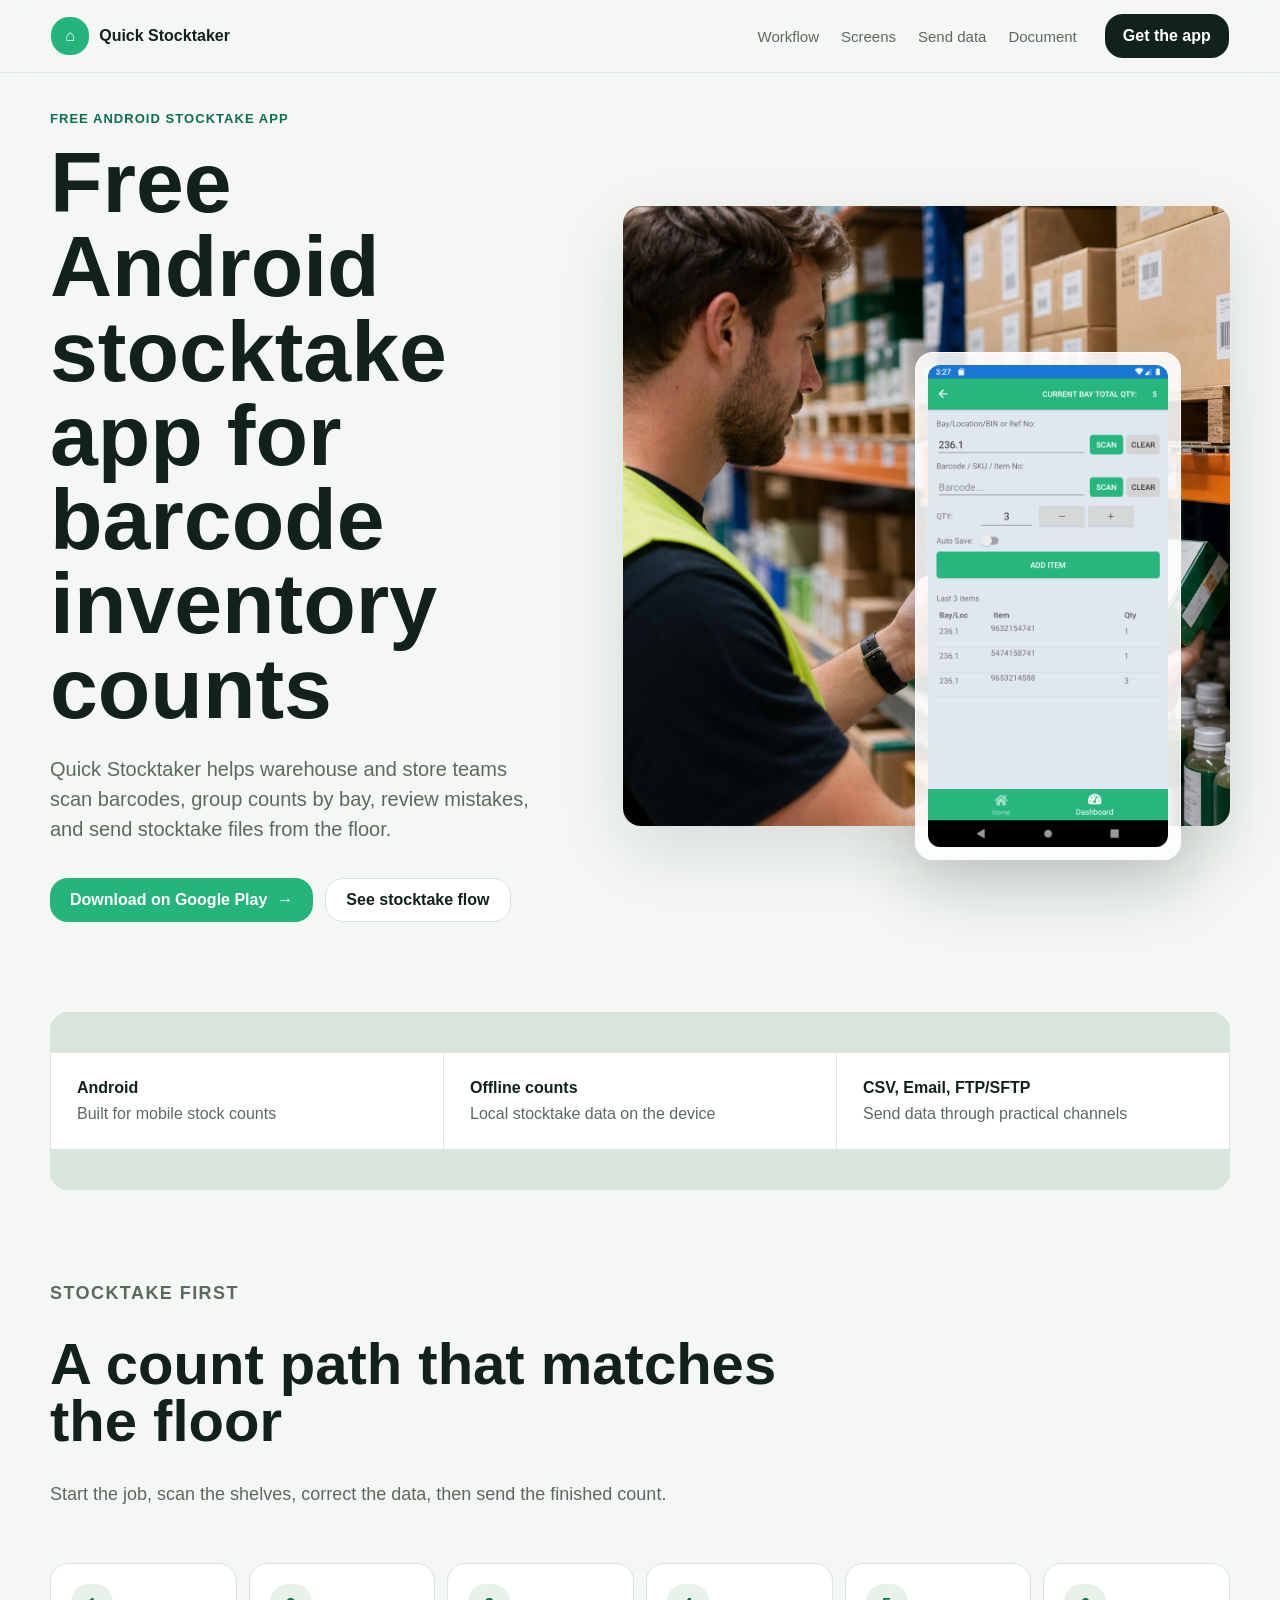
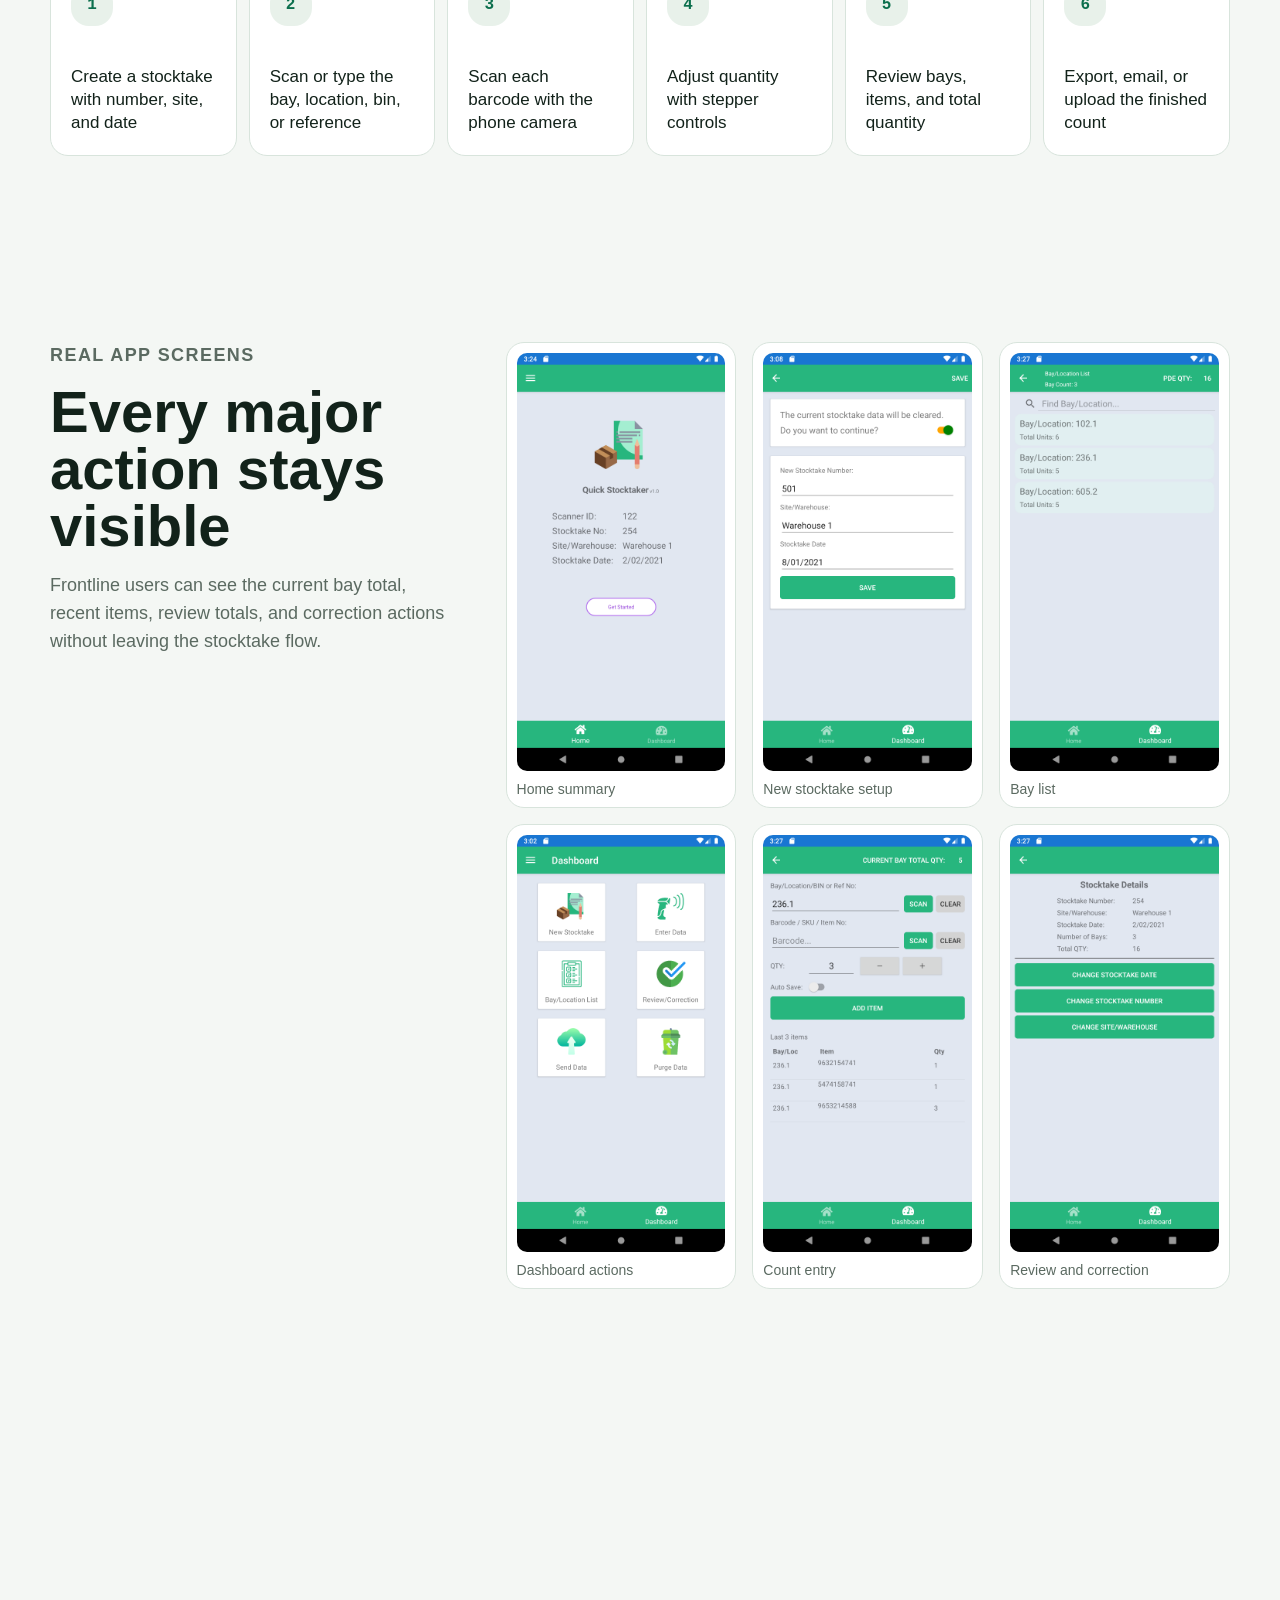
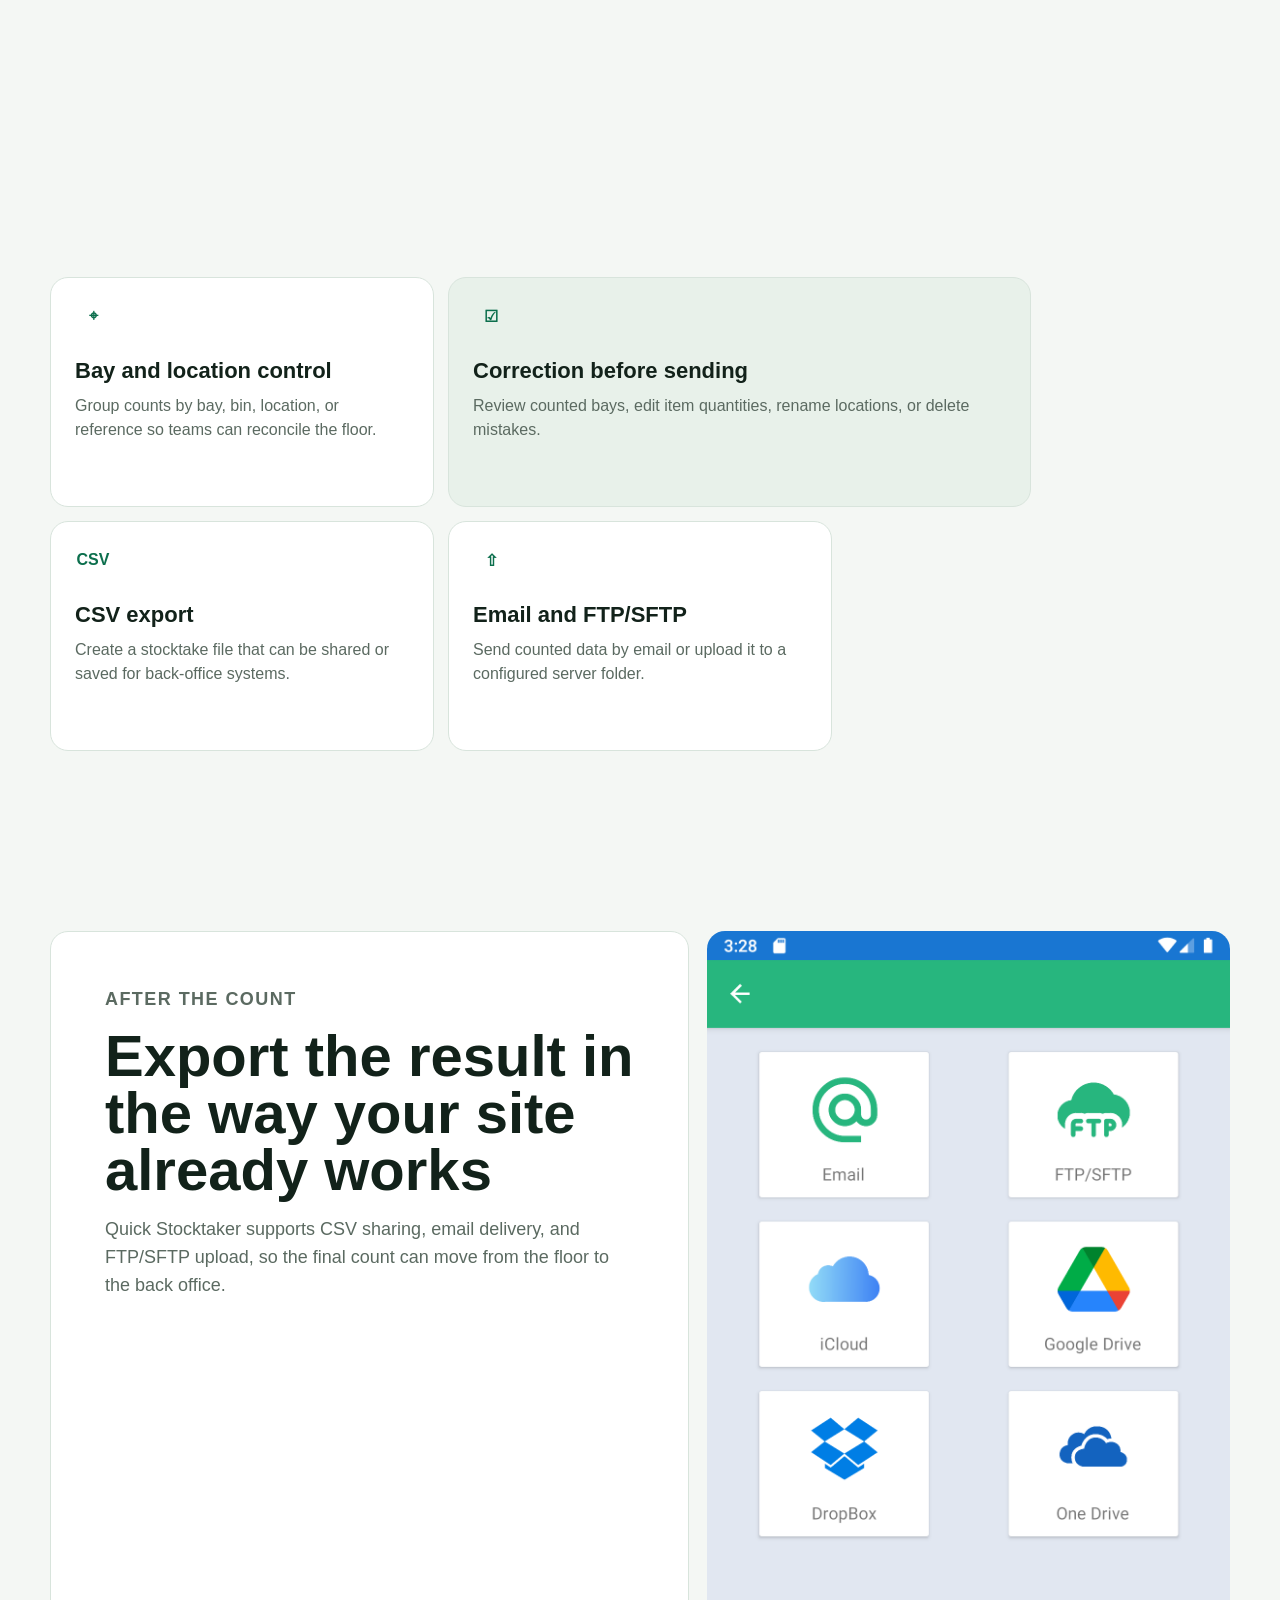
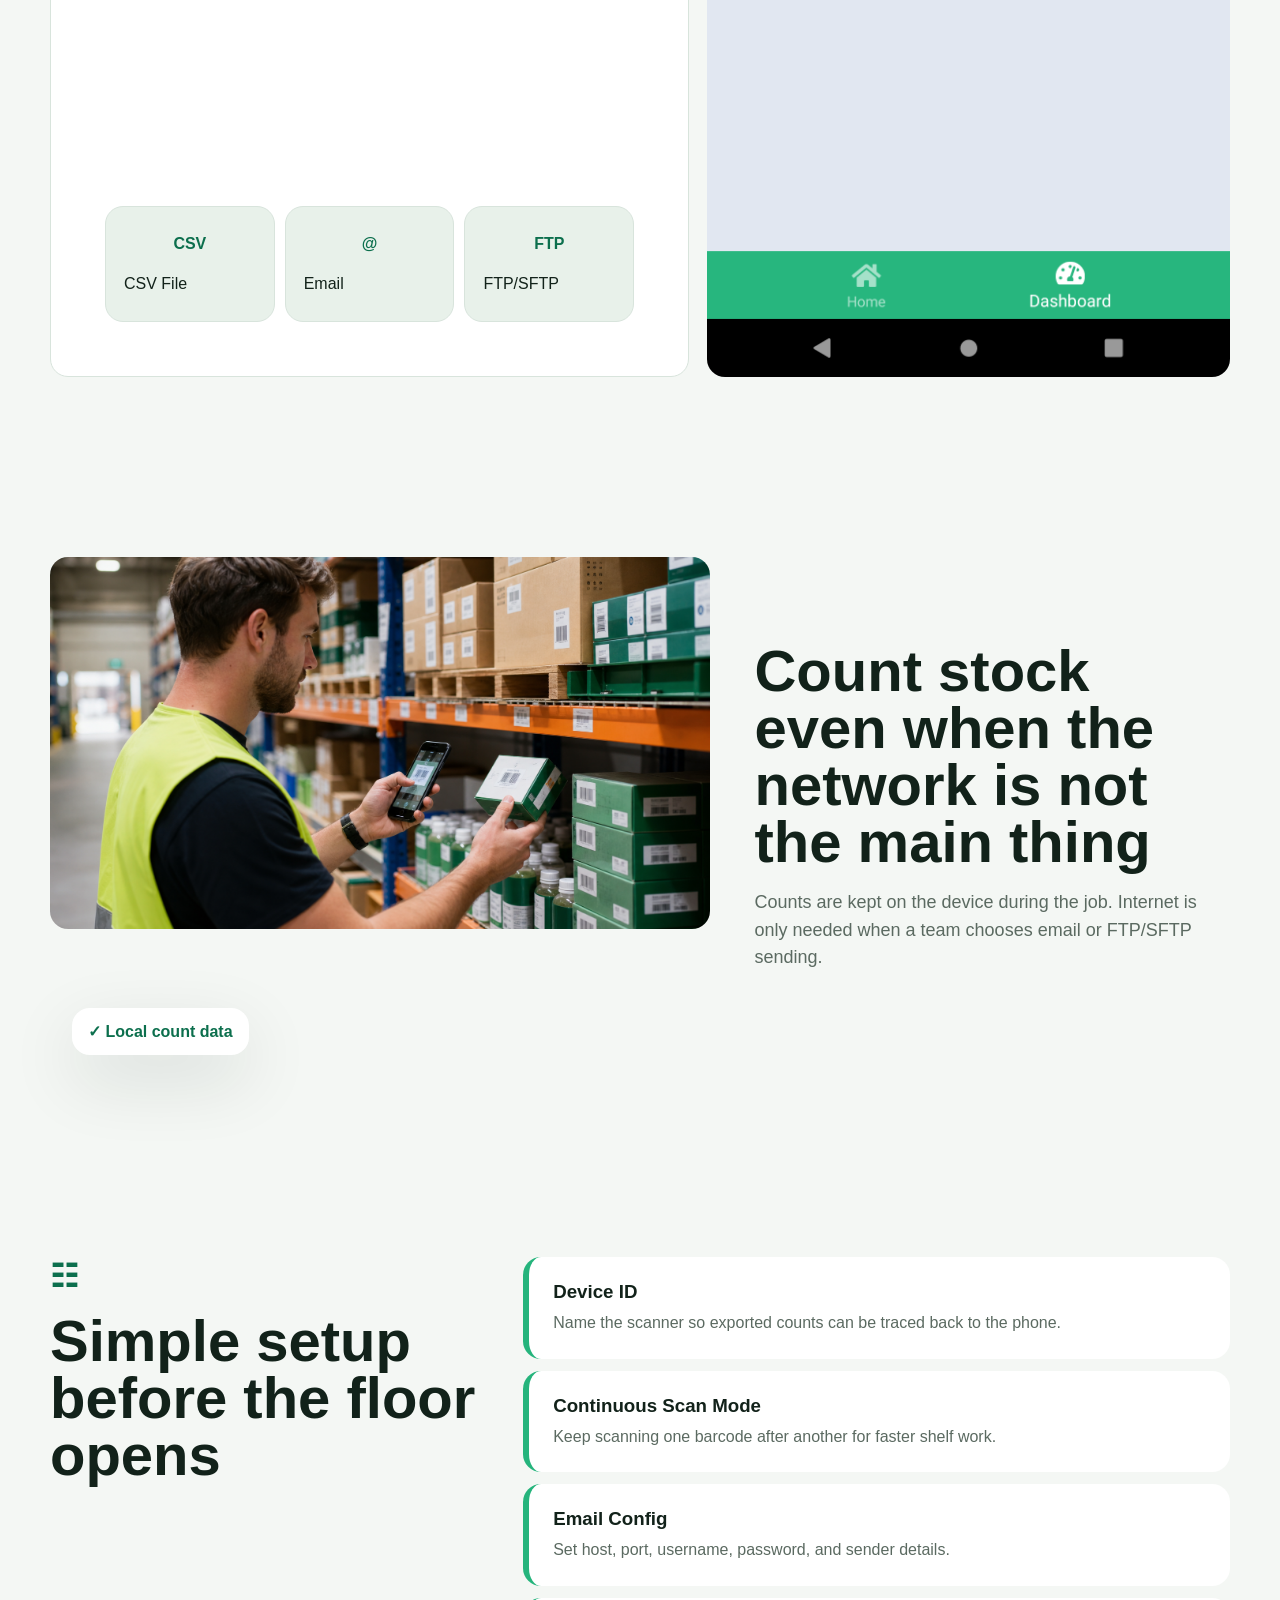
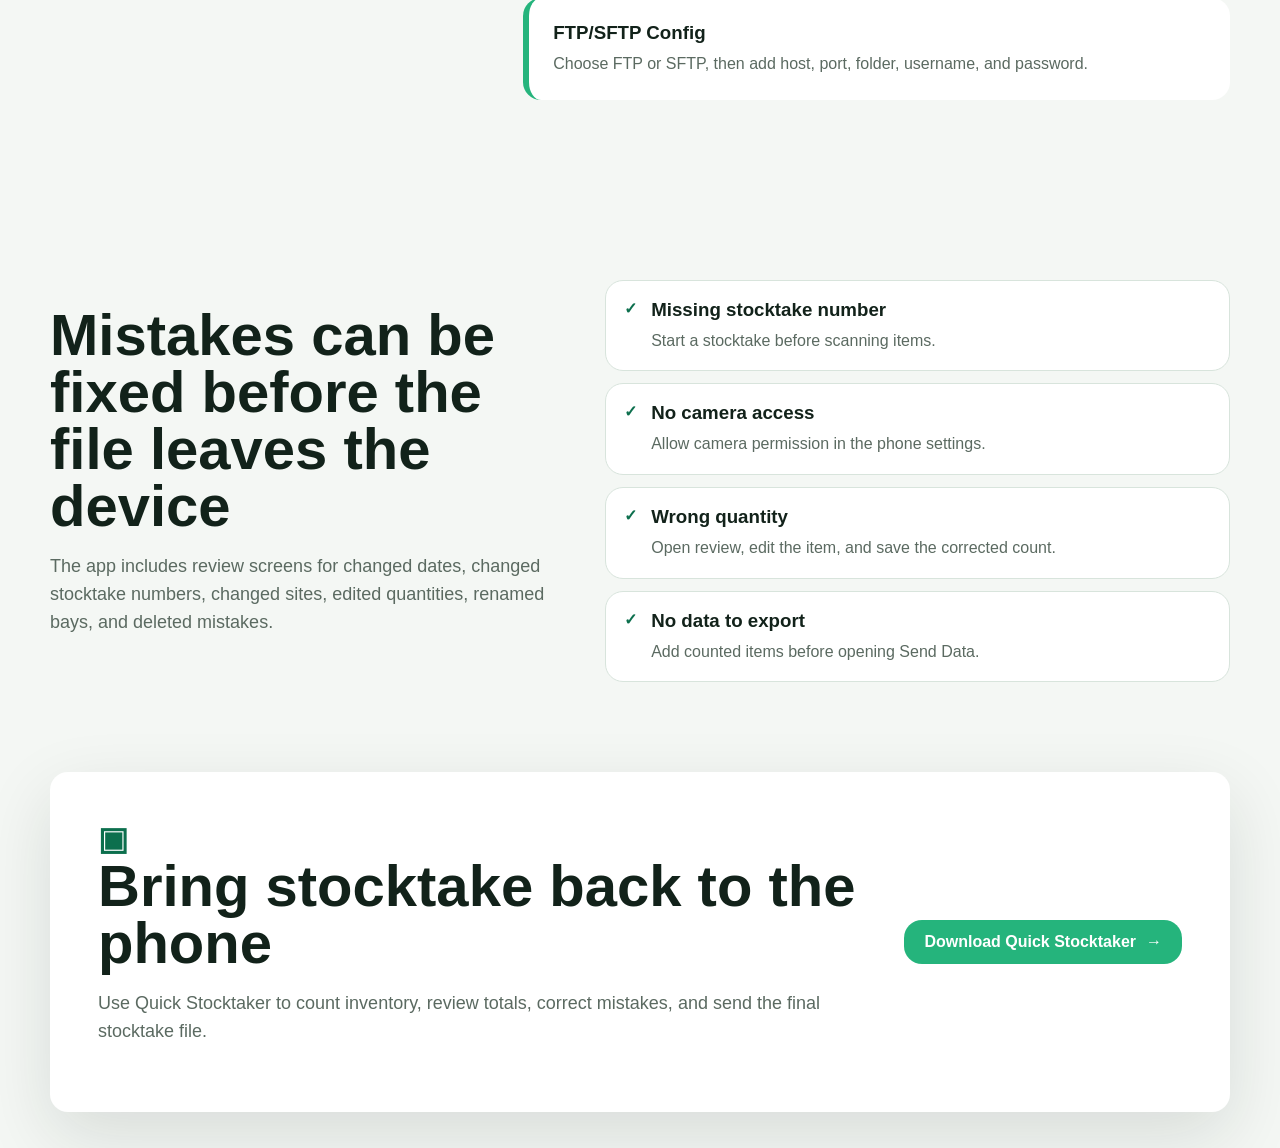
<file: landing-page-static/index.html>
<!doctype html>
<html lang="en">
  <head>
    <meta charset="utf-8" />
    <meta name="viewport" content="width=device-width, initial-scale=1" />
    <title>Quick Stocktaker | Free Android Stocktake & Barcode Inventory App</title>
    <meta
      name="description"
      content="Quick Stocktaker is a free Android inventory counting app for barcode scanning, offline stocktake counts, CSV export, email, and FTP/SFTP upload."
    />
    <meta name="robots" content="index, follow" />
    <meta name="author" content="Quick Stocktaker" />
    <meta name="theme-color" content="#10221f" />
    <meta
      name="keywords"
      content="stocktake app, inventory counting app, barcode scanner app, Android inventory app, stock counter, CSV inventory export"
    />
    <meta property="og:type" content="website" />
    <meta property="og:site_name" content="Quick Stocktaker" />
    <meta property="og:title" content="Quick Stocktaker | Free Android Stocktake App" />
    <meta
      property="og:description"
      content="Scan barcodes, count stock offline, review mistakes, and export inventory counts by CSV, email, or FTP/SFTP from an Android phone."
    />
    <meta property="og:image" content="./warehouse-scan.png" />
    <meta property="og:image:alt" content="Warehouse shelves ready for an inventory count" />
    <meta property="og:locale" content="en_AU" />
    <meta name="twitter:card" content="summary_large_image" />
    <meta name="twitter:title" content="Quick Stocktaker | Free Android Stocktake App" />
    <meta
      name="twitter:description"
      content="A free Android app for barcode stocktaking, offline inventory counts, CSV export, email, and FTP/SFTP upload."
    />
    <meta name="twitter:image" content="./warehouse-scan.png" />
    <link rel="preload" as="image" href="./warehouse-scan.png" />
    <link rel="stylesheet" href="./styles.css" />
    <script type="application/ld+json">
      {
        "@context": "https://schema.org",
        "@type": "MobileApplication",
        "name": "Quick Stocktaker",
        "alternateName": "Quick Stocktaker Stock Counter",
        "applicationCategory": "BusinessApplication",
        "operatingSystem": "Android",
        "isAccessibleForFree": true,
        "description": "Quick Stocktaker is a free Android inventory counting app for barcode scanning, offline stocktake counts, CSV export, email, and FTP/SFTP upload.",
        "downloadUrl": "https://play.google.com/store/apps/details?id=com.thyconsultants.quickstocktakers",
        "installUrl": "https://play.google.com/store/apps/details?id=com.thyconsultants.quickstocktakers",
        "offers": {
          "@type": "Offer",
          "price": "0",
          "priceCurrency": "USD"
        },
        "featureList": [
          "Camera barcode scanning",
          "Offline stocktake data",
          "Bay and location inventory counts",
          "Quantity review and correction",
          "CSV export",
          "Email delivery",
          "FTP and SFTP upload"
        ],
        "sameAs": [
          "https://play.google.com/store/apps/details?id=com.thyconsultants.quickstocktakers",
          "https://github.com/jedipi/Quick-Stocktaker"
        ]
      }
    </script>
  </head>
  <body>
    <nav class="nav-shell" aria-label="Primary navigation">
      <a class="brand" href="#top" aria-label="Quick Stocktaker home">
        <span class="brand-mark" aria-hidden="true">⌂</span>
        Quick Stocktaker
      </a>
      <div class="nav-links">
        <a href="#workflow">Workflow</a>
        <a href="#screens">Screens</a>
        <a href="#send">Send data</a>
        <a href="./document.html">Document</a>
      </div>
      <a class="nav-cta" href="https://play.google.com/store/apps/details?id=com.thyconsultants.quickstocktakers">
        Get the app
      </a>
    </nav>

    <main>
      <section class="hero section" id="top">
        <div class="hero-copy reveal">
          <p class="eyebrow">Free Android stocktake app</p>
          <h1>Free Android stocktake app for barcode inventory counts</h1>
          <p class="hero-subtext">
            Quick Stocktaker helps warehouse and store teams scan barcodes, group counts by bay, review mistakes, and send stocktake files from the floor.
          </p>
          <div class="hero-actions">
            <a class="button primary" href="https://play.google.com/store/apps/details?id=com.thyconsultants.quickstocktakers">
              Download on Google Play <span aria-hidden="true">→</span>
            </a>
            <a class="button secondary" href="#workflow">See stocktake flow</a>
          </div>
        </div>
        <div class="hero-visual reveal delay-1" data-tilt>
          <img
            class="hero-photo"
            src="./warehouse-scan.png"
            alt="Warehouse shelves ready for an inventory count"
          />
          <div class="phone-card float-card">
            <img src="./6.png" alt="Quick Stocktaker count entry screen" />
          </div>
        </div>
      </section>

      <section class="signal-band section compact" aria-label="Product signals">
        <div class="reveal">
          <strong>Android</strong>
          <span>Built for mobile stock counts</span>
        </div>
        <div class="reveal delay-1">
          <strong>Offline counts</strong>
          <span>Local stocktake data on the device</span>
        </div>
        <div class="reveal delay-2">
          <strong>CSV, Email, FTP/SFTP</strong>
          <span>Send data through practical channels</span>
        </div>
      </section>

      <section class="workflow section" id="workflow">
        <div class="section-heading reveal">
          <p class="eyebrow">Stocktake first</p>
          <h2>A count path that matches the floor</h2>
          <p>Start the job, scan the shelves, correct the data, then send the finished count.</p>
        </div>
        <div class="process-rail">
          <article class="process-step reveal"><span>1</span><p>Create a stocktake with number, site, and date</p></article>
          <article class="process-step reveal"><span>2</span><p>Scan or type the bay, location, bin, or reference</p></article>
          <article class="process-step reveal"><span>3</span><p>Scan each barcode with the phone camera</p></article>
          <article class="process-step reveal"><span>4</span><p>Adjust quantity with stepper controls</p></article>
          <article class="process-step reveal"><span>5</span><p>Review bays, items, and total quantity</p></article>
          <article class="process-step reveal"><span>6</span><p>Export, email, or upload the finished count</p></article>
        </div>
      </section>

      <section class="screens section" id="screens">
        <div class="screen-copy reveal">
          <p class="eyebrow">Real app screens</p>
          <h2>Every major action stays visible</h2>
          <p>
            Frontline users can see the current bay total, recent items, review totals, and correction actions without leaving the stocktake flow.
          </p>
        </div>
        <div class="screen-masonry">
          <figure class="screen-shot reveal"><img src="./1.png" alt="Quick Stocktaker home summary screen" /><figcaption>Home summary</figcaption></figure>
          <figure class="screen-shot reveal"><img src="./2.png" alt="Quick Stocktaker dashboard actions screen" /><figcaption>Dashboard actions</figcaption></figure>
          <figure class="screen-shot reveal"><img src="./4.png" alt="Quick Stocktaker new stocktake setup screen" /><figcaption>New stocktake setup</figcaption></figure>
          <figure class="screen-shot reveal"><img src="./6.png" alt="Quick Stocktaker count entry screen" /><figcaption>Count entry</figcaption></figure>
          <figure class="screen-shot reveal"><img src="./7.png" alt="Quick Stocktaker bay list screen" /><figcaption>Bay list</figcaption></figure>
          <figure class="screen-shot reveal"><img src="./9.png" alt="Quick Stocktaker review and correction screen" /><figcaption>Review and correction</figcaption></figure>
        </div>
      </section>

      <section class="features section">
        <div class="section-heading narrow reveal">
          <h2>Made for counts, not admin clutter</h2>
        </div>
        <div class="feature-bento">
          <article class="feature-card cell-0 reveal"><span class="icon">▥</span><h3>Camera barcode scanning</h3><p>Use the phone camera to capture product barcodes without extra scanner hardware.</p></article>
          <article class="feature-card cell-1 reveal"><span class="icon">✎</span><h3>Manual entry fallback</h3><p>Type a barcode or bay when a label is damaged, dark, or out of reach.</p></article>
          <article class="feature-card cell-2 reveal"><span class="icon">⌖</span><h3>Bay and location control</h3><p>Group counts by bay, bin, location, or reference so teams can reconcile the floor.</p></article>
          <article class="feature-card cell-3 reveal"><span class="icon">☑</span><h3>Correction before sending</h3><p>Review counted bays, edit item quantities, rename locations, or delete mistakes.</p></article>
          <article class="feature-card cell-4 reveal"><span class="icon">CSV</span><h3>CSV export</h3><p>Create a stocktake file that can be shared or saved for back-office systems.</p></article>
          <article class="feature-card cell-5 reveal"><span class="icon">⇧</span><h3>Email and FTP/SFTP</h3><p>Send counted data by email or upload it to a configured server folder.</p></article>
        </div>
      </section>

      <section class="send section" id="send">
        <div class="send-panel reveal">
          <div>
            <p class="eyebrow">After the count</p>
            <h2>Export the result in the way your site already works</h2>
            <p>
              Quick Stocktaker supports CSV sharing, email delivery, and FTP/SFTP upload, so the final count can move from the floor to the back office.
            </p>
          </div>
          <div class="send-options">
            <article><span class="icon">CSV</span><span>CSV File</span></article>
            <article><span class="icon">@</span><span>Email</span></article>
            <article><span class="icon">FTP</span><span>FTP/SFTP</span></article>
          </div>
        </div>
        <img
          class="send-image reveal delay-1"
          src="./3.png"
          alt="Quick Stocktaker send data screen"
        />
      </section>

      <section class="offline section">
        <div class="offline-map reveal" data-tilt>
          <img
            src="./warehouse-scan.png"
            alt="Warehouse shelves where mobile stock counts are performed"
          />
          <div class="offline-badge pulse-badge">✓ Local count data</div>
        </div>
        <div class="offline-copy reveal delay-1">
          <h2>Count stock even when the network is not the main thing</h2>
          <p>
            Counts are kept on the device during the job. Internet is only needed when a team chooses email or FTP/SFTP sending.
          </p>
        </div>
      </section>

      <section class="setup section">
        <div class="setup-title reveal">
          <span class="large-icon">☷</span>
          <h2>Simple setup before the floor opens</h2>
        </div>
        <div class="setup-lanes">
          <article class="reveal"><h3>Device ID</h3><p>Name the scanner so exported counts can be traced back to the phone.</p></article>
          <article class="reveal"><h3>Continuous Scan Mode</h3><p>Keep scanning one barcode after another for faster shelf work.</p></article>
          <article class="reveal"><h3>Email Config</h3><p>Set host, port, username, password, and sender details.</p></article>
          <article class="reveal"><h3>FTP/SFTP Config</h3><p>Choose FTP or SFTP, then add host, port, folder, username, and password.</p></article>
        </div>
      </section>

      <section class="support section">
        <div class="support-copy reveal">
          <h2>Mistakes can be fixed before the file leaves the device</h2>
          <p>
            The app includes review screens for changed dates, changed stocktake numbers, changed sites, edited quantities, renamed bays, and deleted mistakes.
          </p>
        </div>
        <div class="support-stack">
          <article class="reveal"><span>✓</span><div><h3>Missing stocktake number</h3><p>Start a stocktake before scanning items.</p></div></article>
          <article class="reveal"><span>✓</span><div><h3>No camera access</h3><p>Allow camera permission in the phone settings.</p></div></article>
          <article class="reveal"><span>✓</span><div><h3>Wrong quantity</h3><p>Open review, edit the item, and save the corrected count.</p></div></article>
          <article class="reveal"><span>✓</span><div><h3>No data to export</h3><p>Add counted items before opening Send Data.</p></div></article>
        </div>
      </section>

      <section class="final-cta section reveal">
        <div>
          <span class="large-icon">▣</span>
          <h2>Bring stocktake back to the phone</h2>
          <p>
            Use Quick Stocktaker to count inventory, review totals, correct mistakes, and send the final stocktake file.
          </p>
        </div>
        <a class="button primary" href="https://play.google.com/store/apps/details?id=com.thyconsultants.quickstocktakers">
          Download Quick Stocktaker <span aria-hidden="true">→</span>
        </a>
      </section>
    </main>

    <script src="./script.js"></script>
  </body>
</html>
</file>
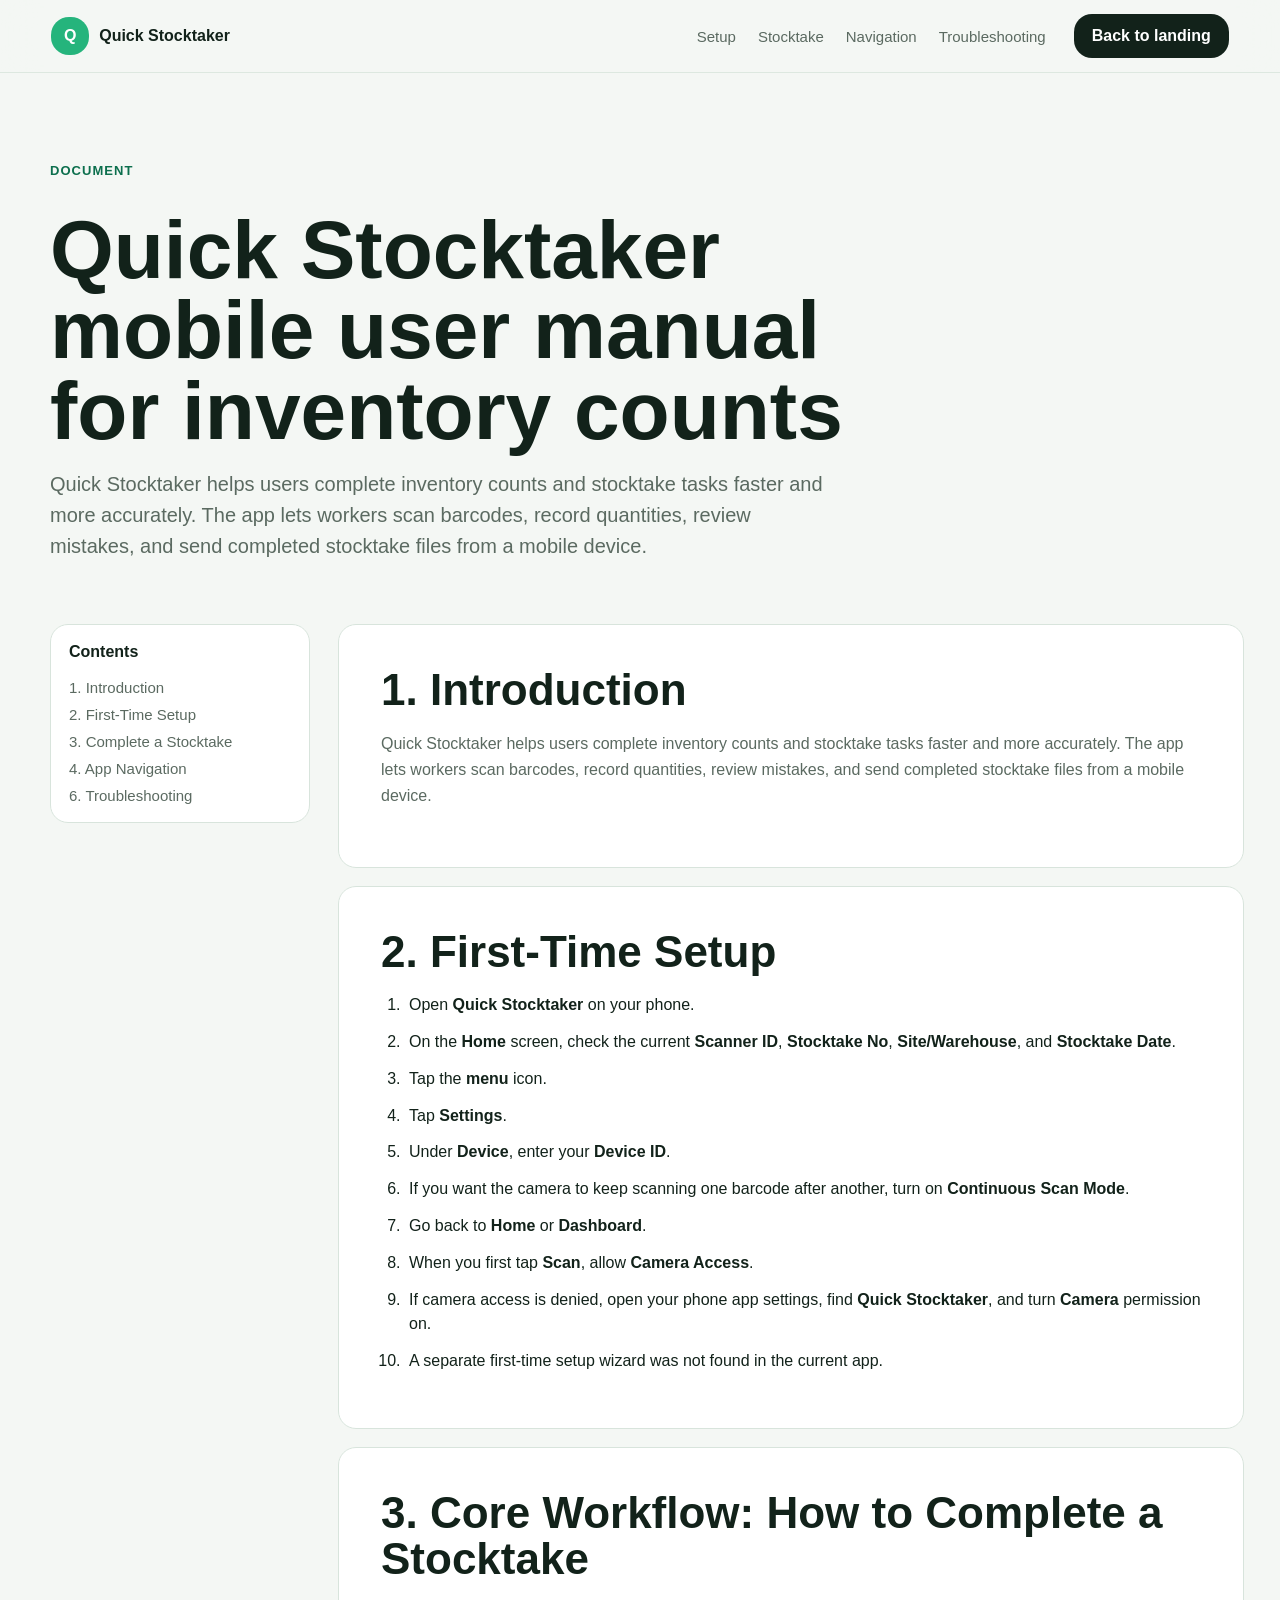
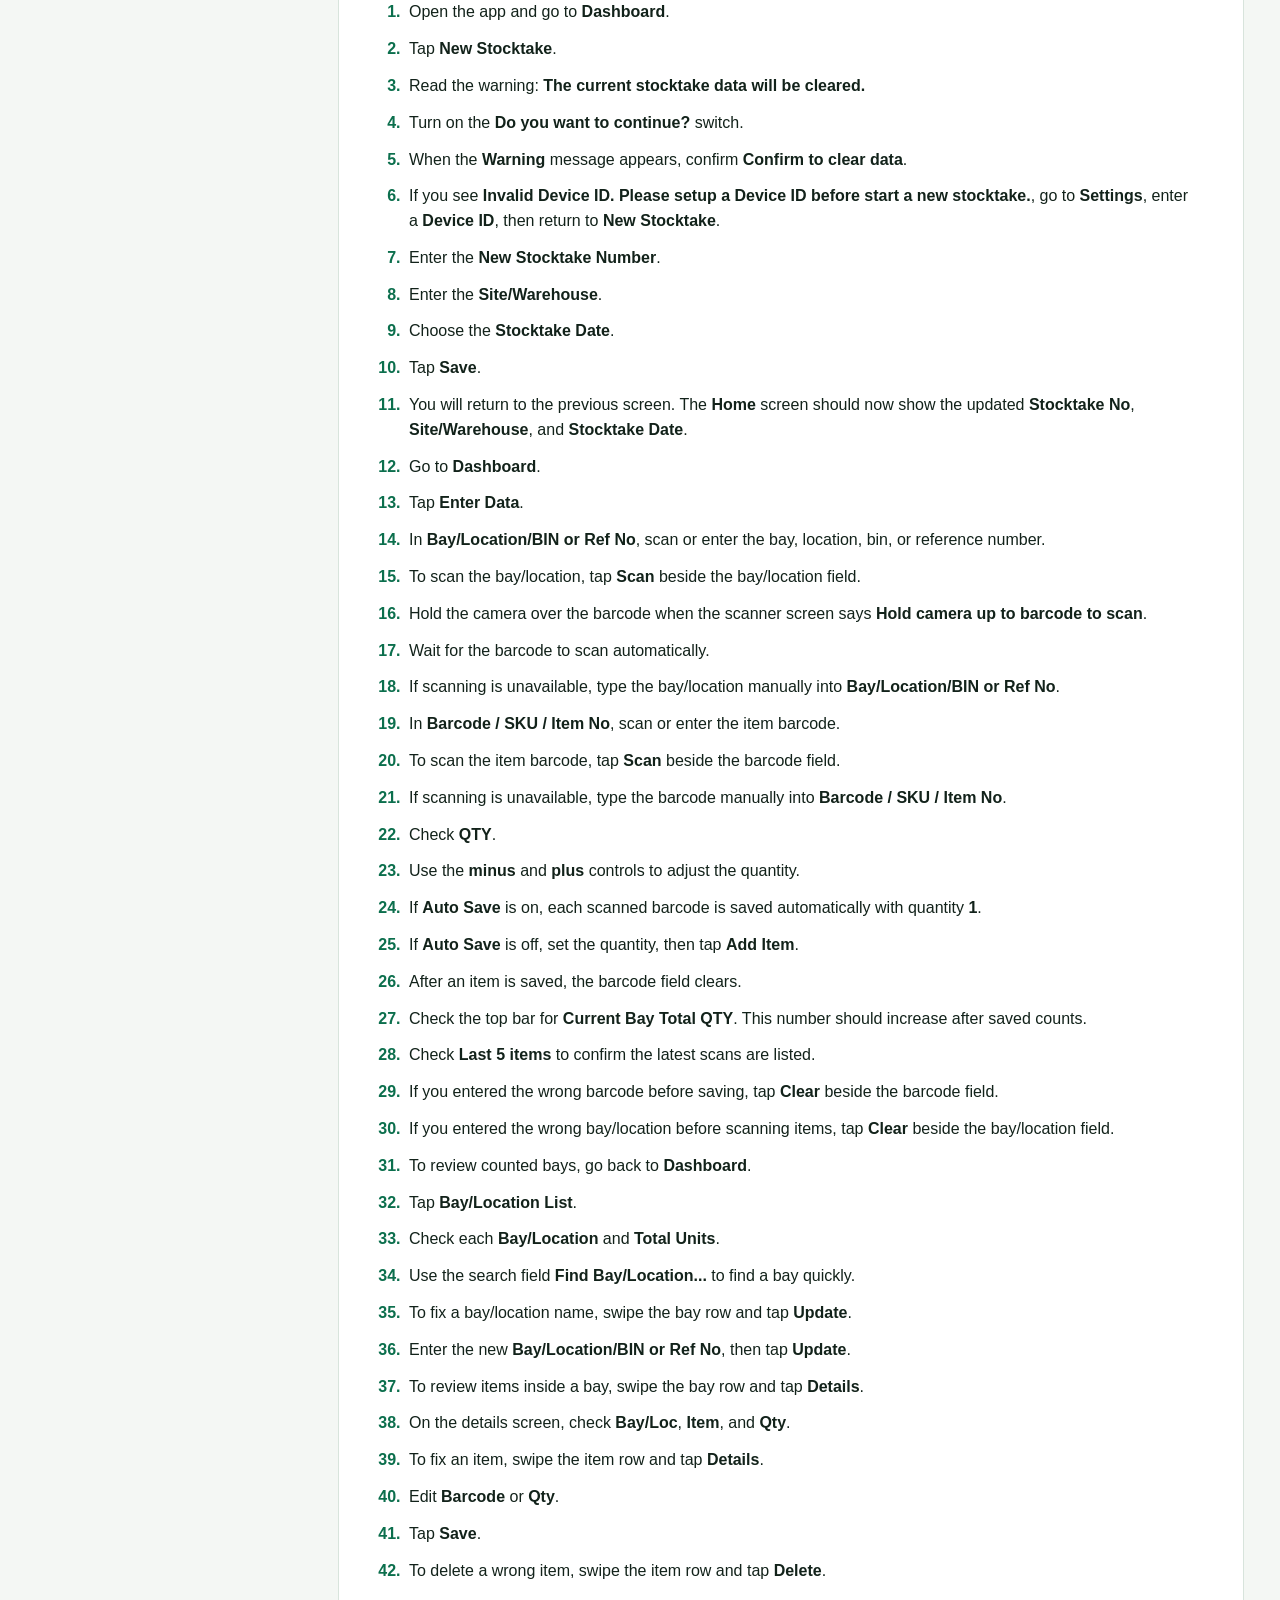
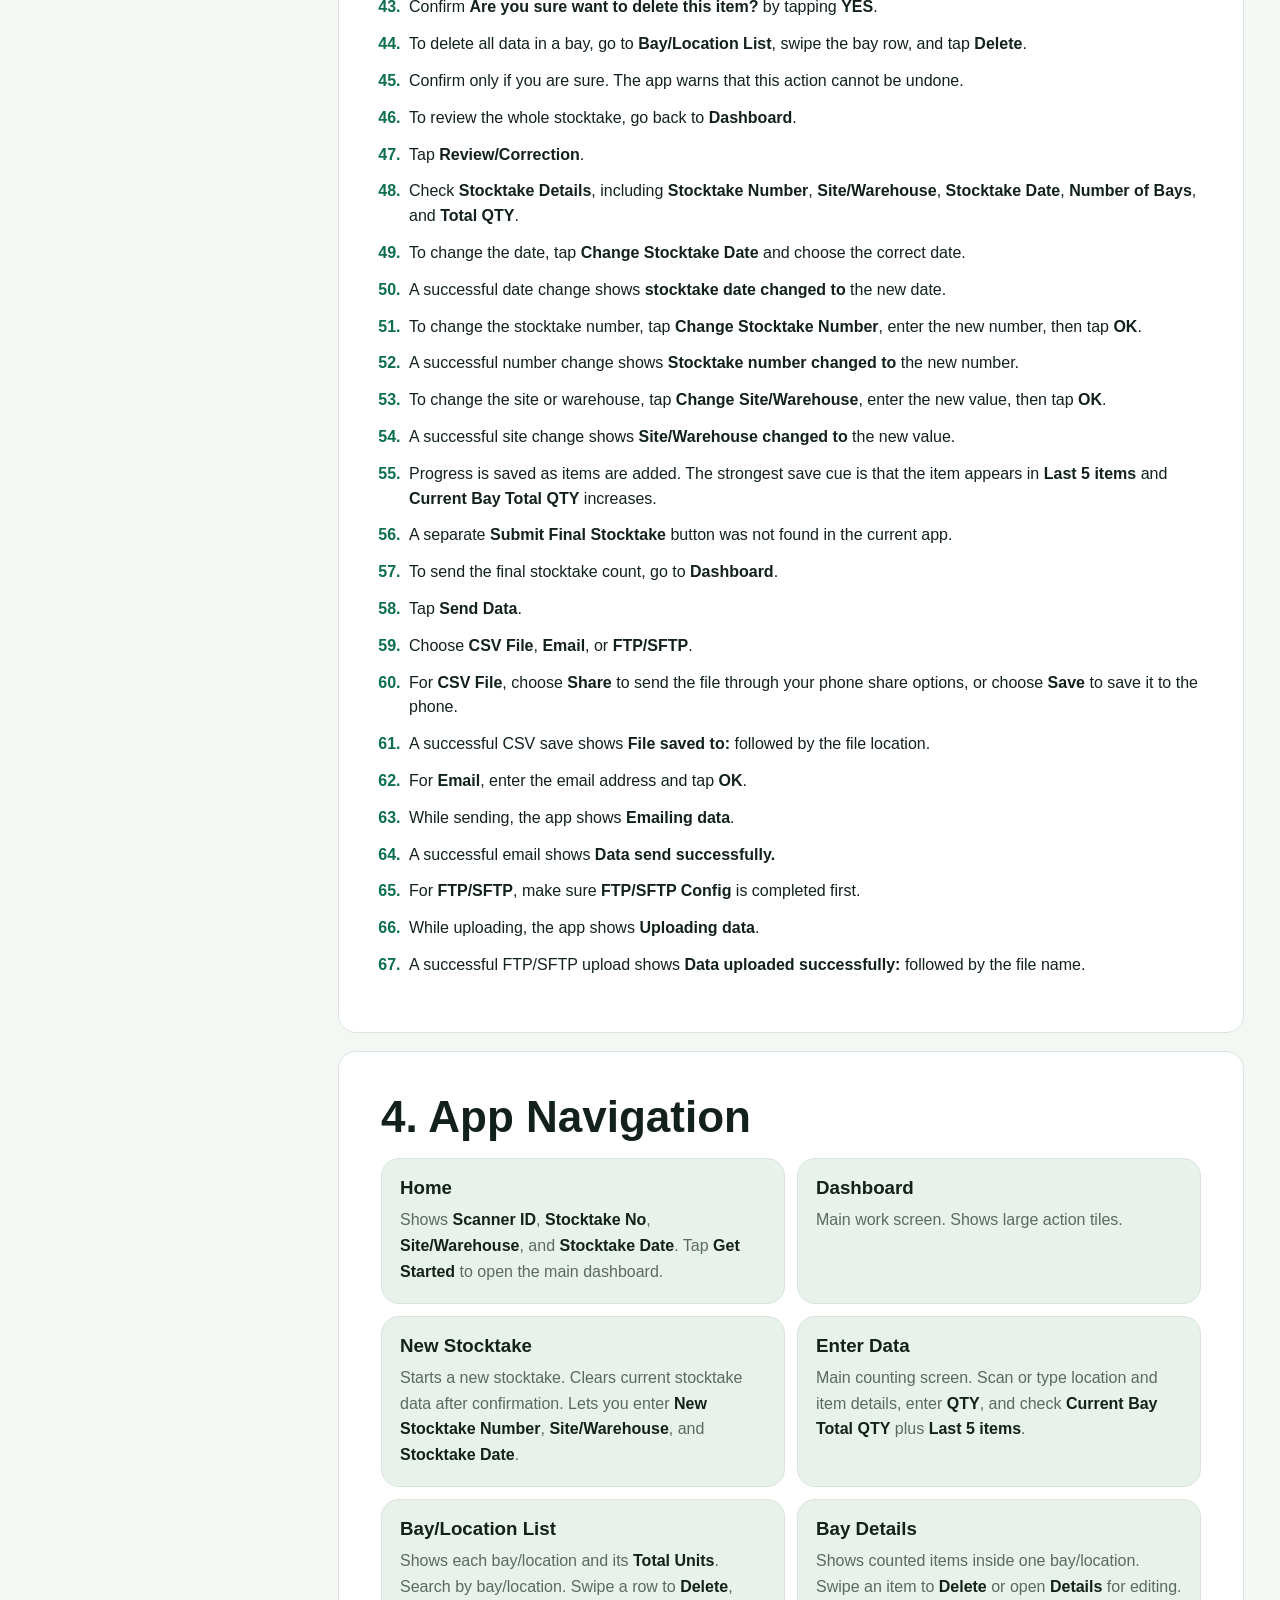
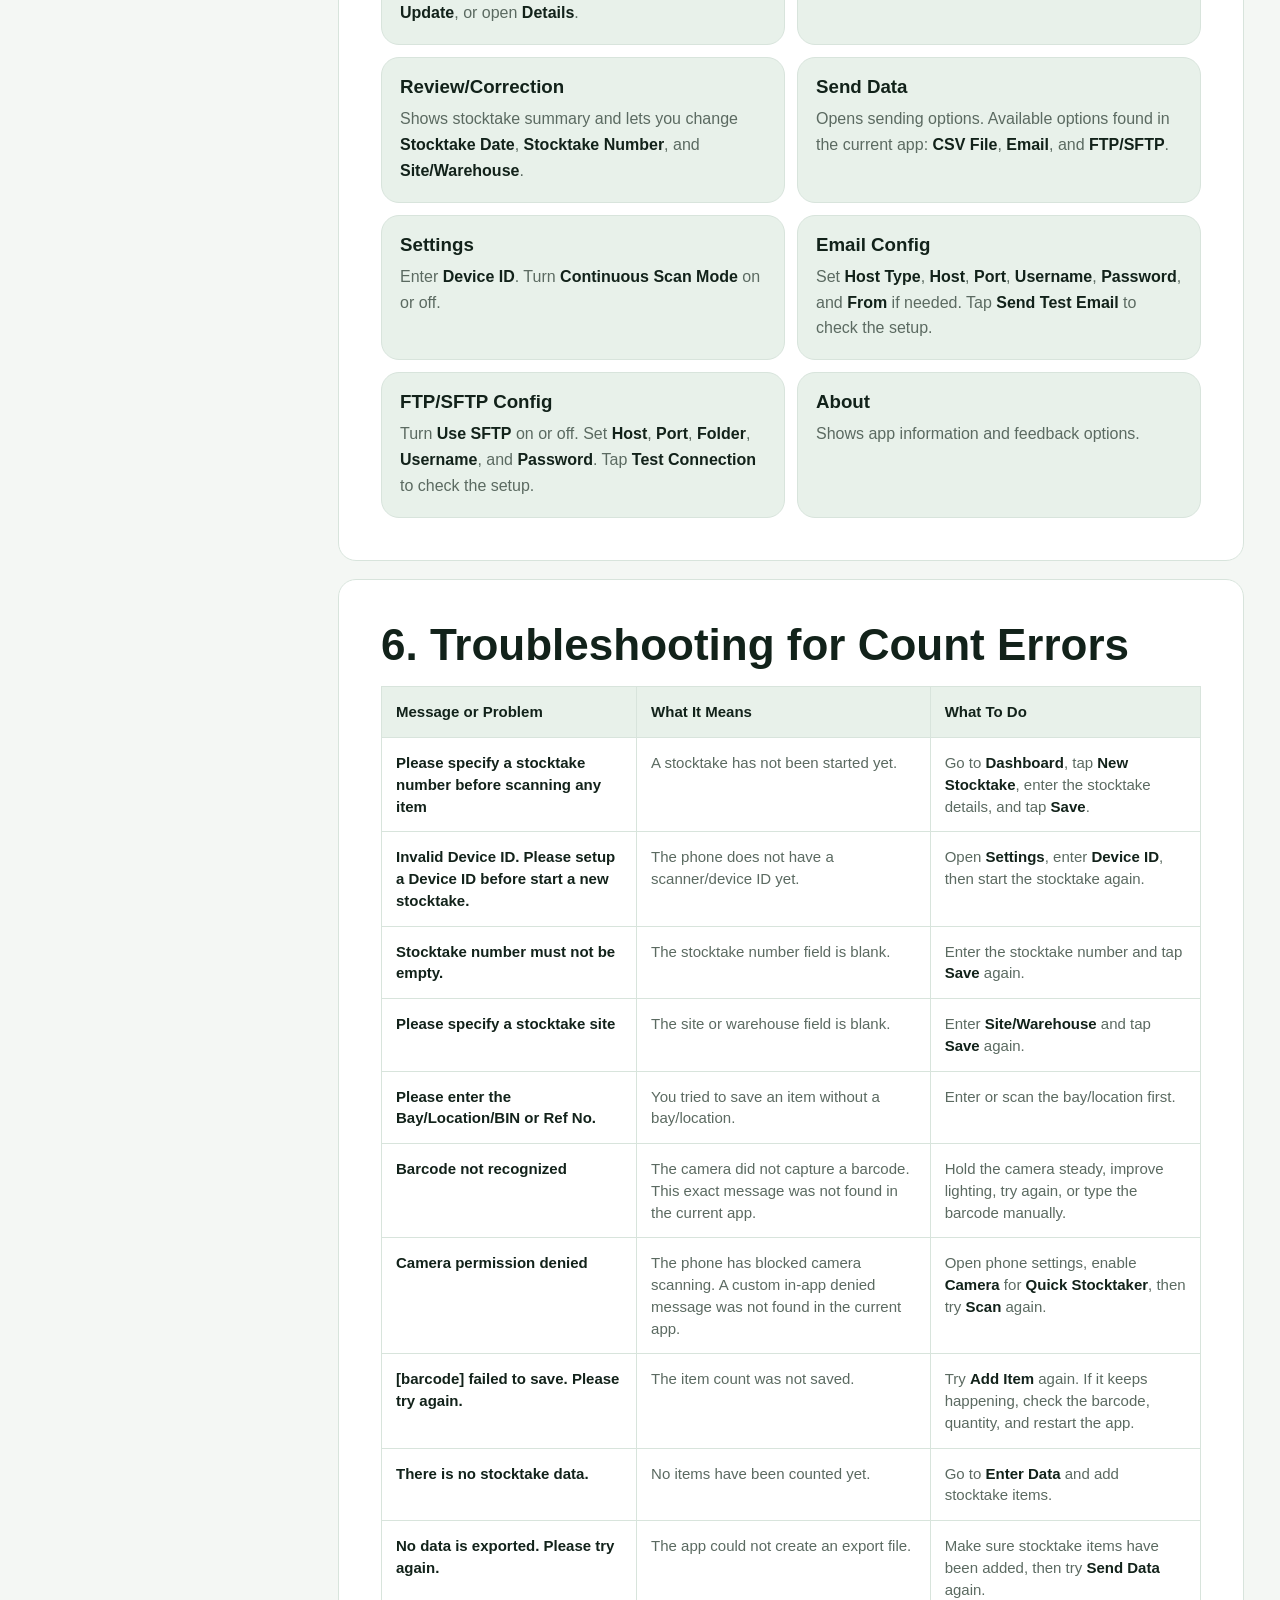
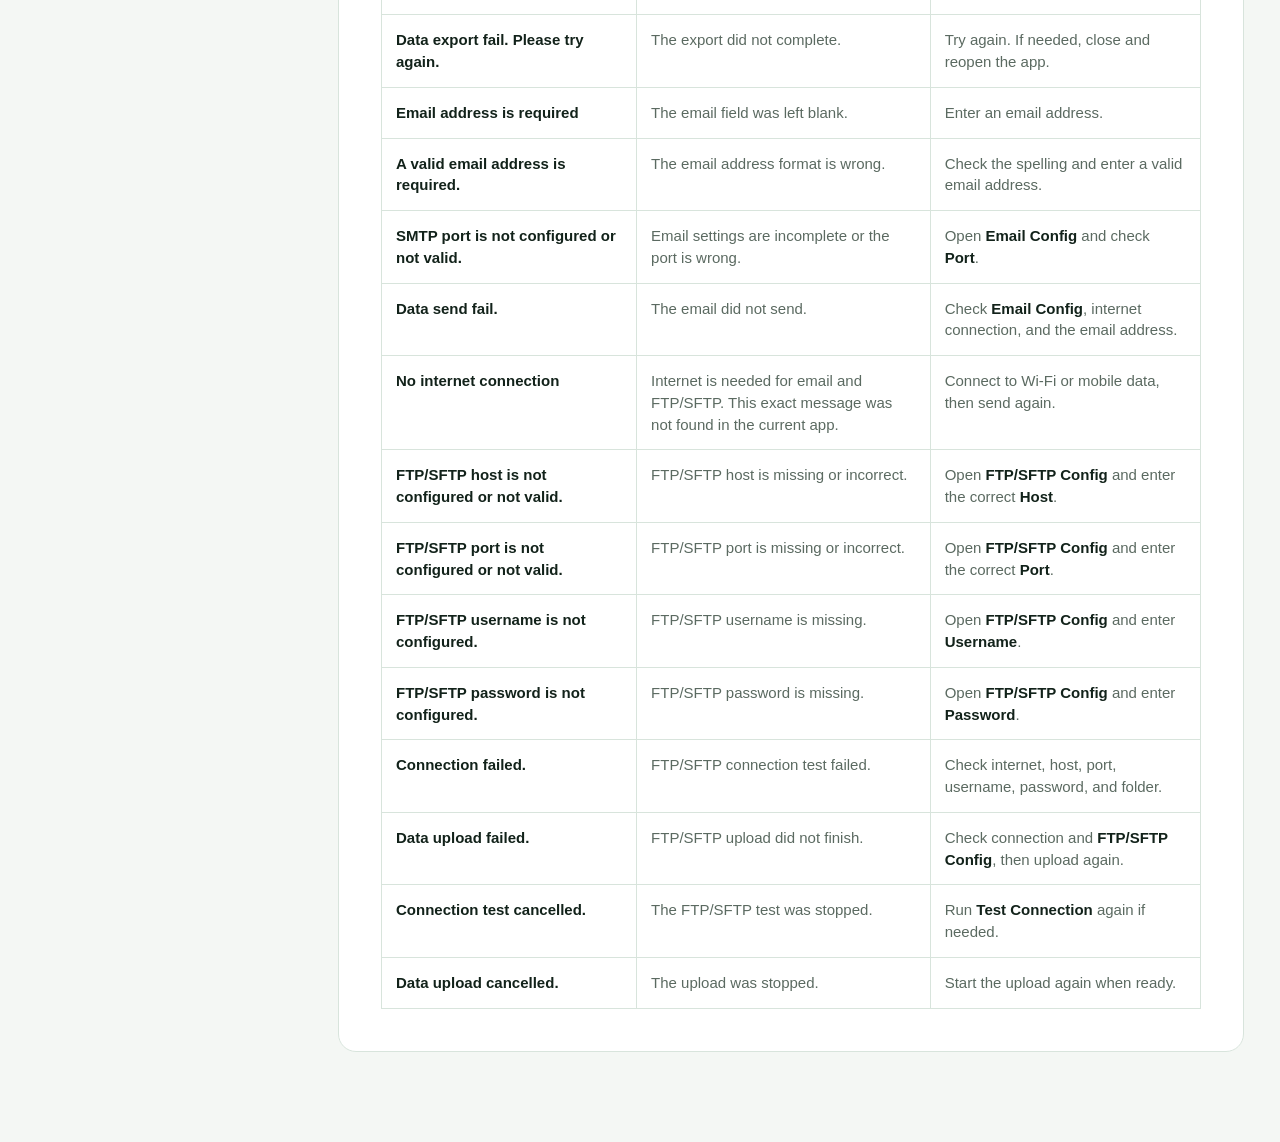
<file: landing-page-static/document.html>
<!doctype html>
<html lang="en">
  <head>
    <meta charset="utf-8" />
    <meta name="viewport" content="width=device-width, initial-scale=1" />
    <title>Quick Stocktaker User Manual | Barcode Stocktake App Guide</title>
    <meta
      name="description"
      content="Quick Stocktaker user manual for Android inventory counts: barcode scanning, stocktake workflow, corrections, CSV export, email, and FTP/SFTP upload."
    />
    <meta name="robots" content="index, follow" />
    <meta name="author" content="Quick Stocktaker" />
    <meta name="theme-color" content="#10221f" />
    <meta
      name="keywords"
      content="Quick Stocktaker manual, stocktake app guide, barcode inventory count instructions, Android inventory app help, CSV stocktake export"
    />
    <meta property="og:type" content="article" />
    <meta property="og:site_name" content="Quick Stocktaker" />
    <meta property="og:title" content="Quick Stocktaker User Manual" />
    <meta
      property="og:description"
      content="Learn how to set up Quick Stocktaker, scan barcodes, complete stocktake counts, review corrections, and export inventory data."
    />
    <meta property="og:image" content="./warehouse-scan.png" />
    <meta property="og:image:alt" content="Warehouse shelves ready for a mobile inventory count" />
    <meta property="og:locale" content="en_AU" />
    <meta property="article:section" content="User manual" />
    <meta name="twitter:card" content="summary_large_image" />
    <meta name="twitter:title" content="Quick Stocktaker User Manual" />
    <meta
      name="twitter:description"
      content="Setup, barcode scanning, stocktake workflow, review, correction, CSV export, email, and FTP/SFTP upload instructions."
    />
    <meta name="twitter:image" content="./warehouse-scan.png" />
    <link rel="stylesheet" href="./styles.css" />
    <script type="application/ld+json">
      {
        "@context": "https://schema.org",
        "@type": "TechArticle",
        "headline": "Quick Stocktaker User Manual",
        "name": "Quick Stocktaker User Manual",
        "description": "Quick Stocktaker user manual for Android inventory counts: barcode scanning, stocktake workflow, corrections, CSV export, email, and FTP/SFTP upload.",
        "about": {
          "@type": "MobileApplication",
          "name": "Quick Stocktaker",
          "applicationCategory": "BusinessApplication",
          "operatingSystem": "Android",
          "isAccessibleForFree": true,
          "downloadUrl": "https://play.google.com/store/apps/details?id=com.thyconsultants.quickstocktakers"
        },
        "audience": {
          "@type": "Audience",
          "audienceType": "Inventory and warehouse teams"
        },
        "keywords": [
          "Quick Stocktaker manual",
          "stocktake app guide",
          "barcode inventory count instructions",
          "Android inventory app help",
          "CSV stocktake export"
        ],
        "mainEntity": {
          "@type": "HowTo",
          "name": "How to complete a stocktake with Quick Stocktaker",
          "description": "Set up the device, create a stocktake, scan locations and barcodes, review corrections, and send the final inventory count.",
          "step": [
            {
              "@type": "HowToStep",
              "name": "Set up the device",
              "text": "Enter the Device ID, choose continuous scan mode if needed, and allow camera access."
            },
            {
              "@type": "HowToStep",
              "name": "Create a stocktake",
              "text": "Start a new stocktake, enter the stocktake number, site or warehouse, and stocktake date."
            },
            {
              "@type": "HowToStep",
              "name": "Scan locations and items",
              "text": "Scan or type the bay, location, bin, or reference, then scan each item barcode and record quantity."
            },
            {
              "@type": "HowToStep",
              "name": "Review and correct counts",
              "text": "Check bay totals, item details, stocktake details, and correct quantities, dates, sites, or mistakes before export."
            },
            {
              "@type": "HowToStep",
              "name": "Send stocktake data",
              "text": "Choose CSV File, Email, or FTP/SFTP to share or upload the completed inventory count."
            }
          ]
        },
        "isPartOf": {
          "@type": "WebSite",
          "name": "Quick Stocktaker"
        }
      }
    </script>
  </head>
  <body>
    <nav class="nav-shell" aria-label="Document navigation">
      <a class="brand" href="./index.html" aria-label="Back to Quick Stocktaker landing page">
        <span class="brand-mark" aria-hidden="true">Q</span>
        Quick Stocktaker
      </a>
      <div class="nav-links">
        <a href="#setup">Setup</a>
        <a href="#stocktake">Stocktake</a>
        <a href="#navigation">Navigation</a>
        <a href="#troubleshooting">Troubleshooting</a>
      </div>
      <a class="nav-cta" href="./index.html">Back to landing</a>
    </nav>

    <main class="manual-page">
      <header class="manual-hero section reveal">
        <p class="eyebrow">Document</p>
        <h1>Quick Stocktaker mobile user manual for inventory counts</h1>
        <p>
          Quick Stocktaker helps users complete inventory counts and stocktake tasks faster and more accurately. The app lets workers scan barcodes, record quantities, review mistakes, and send completed stocktake files from a mobile device.
        </p>
      </header>

      <section class="manual-layout section">
        <aside class="manual-toc reveal" aria-label="Manual contents">
          <strong>Contents</strong>
          <a href="#introduction">1. Introduction</a>
          <a href="#setup">2. First-Time Setup</a>
          <a href="#stocktake">3. Complete a Stocktake</a>
          <a href="#navigation">4. App Navigation</a>
          <a href="#troubleshooting">6. Troubleshooting</a>
        </aside>

        <article class="manual-content">
          <section id="introduction" class="manual-card reveal">
            <h2>1. Introduction</h2>
            <p>
              Quick Stocktaker helps users complete inventory counts and stocktake tasks faster and more accurately. The app lets workers scan barcodes, record quantities, review mistakes, and send completed stocktake files from a mobile device.
            </p>
          </section>

          <section id="setup" class="manual-card reveal">
            <h2>2. First-Time Setup</h2>
            <ol>
              <li>Open <strong>Quick Stocktaker</strong> on your phone.</li>
              <li>On the <strong>Home</strong> screen, check the current <strong>Scanner ID</strong>, <strong>Stocktake No</strong>, <strong>Site/Warehouse</strong>, and <strong>Stocktake Date</strong>.</li>
              <li>Tap the <strong>menu</strong> icon.</li>
              <li>Tap <strong>Settings</strong>.</li>
              <li>Under <strong>Device</strong>, enter your <strong>Device ID</strong>.</li>
              <li>If you want the camera to keep scanning one barcode after another, turn on <strong>Continuous Scan Mode</strong>.</li>
              <li>Go back to <strong>Home</strong> or <strong>Dashboard</strong>.</li>
              <li>When you first tap <strong>Scan</strong>, allow <strong>Camera Access</strong>.</li>
              <li>If camera access is denied, open your phone app settings, find <strong>Quick Stocktaker</strong>, and turn <strong>Camera</strong> permission on.</li>
              <li>A separate first-time setup wizard was not found in the current app.</li>
            </ol>
          </section>

          <section id="stocktake" class="manual-card reveal">
            <h2>3. Core Workflow: How to Complete a Stocktake</h2>
            <ol class="manual-steps">
              <li>Open the app and go to <strong>Dashboard</strong>.</li>
              <li>Tap <strong>New Stocktake</strong>.</li>
              <li>Read the warning: <strong>The current stocktake data will be cleared.</strong></li>
              <li>Turn on the <strong>Do you want to continue?</strong> switch.</li>
              <li>When the <strong>Warning</strong> message appears, confirm <strong>Confirm to clear data</strong>.</li>
              <li>If you see <strong>Invalid Device ID. Please setup a Device ID before start a new stocktake.</strong>, go to <strong>Settings</strong>, enter a <strong>Device ID</strong>, then return to <strong>New Stocktake</strong>.</li>
              <li>Enter the <strong>New Stocktake Number</strong>.</li>
              <li>Enter the <strong>Site/Warehouse</strong>.</li>
              <li>Choose the <strong>Stocktake Date</strong>.</li>
              <li>Tap <strong>Save</strong>.</li>
              <li>You will return to the previous screen. The <strong>Home</strong> screen should now show the updated <strong>Stocktake No</strong>, <strong>Site/Warehouse</strong>, and <strong>Stocktake Date</strong>.</li>
              <li>Go to <strong>Dashboard</strong>.</li>
              <li>Tap <strong>Enter Data</strong>.</li>
              <li>In <strong>Bay/Location/BIN or Ref No</strong>, scan or enter the bay, location, bin, or reference number.</li>
              <li>To scan the bay/location, tap <strong>Scan</strong> beside the bay/location field.</li>
              <li>Hold the camera over the barcode when the scanner screen says <strong>Hold camera up to barcode to scan</strong>.</li>
              <li>Wait for the barcode to scan automatically.</li>
              <li>If scanning is unavailable, type the bay/location manually into <strong>Bay/Location/BIN or Ref No</strong>.</li>
              <li>In <strong>Barcode / SKU / Item No</strong>, scan or enter the item barcode.</li>
              <li>To scan the item barcode, tap <strong>Scan</strong> beside the barcode field.</li>
              <li>If scanning is unavailable, type the barcode manually into <strong>Barcode / SKU / Item No</strong>.</li>
              <li>Check <strong>QTY</strong>.</li>
              <li>Use the <strong>minus</strong> and <strong>plus</strong> controls to adjust the quantity.</li>
              <li>If <strong>Auto Save</strong> is on, each scanned barcode is saved automatically with quantity <strong>1</strong>.</li>
              <li>If <strong>Auto Save</strong> is off, set the quantity, then tap <strong>Add Item</strong>.</li>
              <li>After an item is saved, the barcode field clears.</li>
              <li>Check the top bar for <strong>Current Bay Total QTY</strong>. This number should increase after saved counts.</li>
              <li>Check <strong>Last 5 items</strong> to confirm the latest scans are listed.</li>
              <li>If you entered the wrong barcode before saving, tap <strong>Clear</strong> beside the barcode field.</li>
              <li>If you entered the wrong bay/location before scanning items, tap <strong>Clear</strong> beside the bay/location field.</li>
              <li>To review counted bays, go back to <strong>Dashboard</strong>.</li>
              <li>Tap <strong>Bay/Location List</strong>.</li>
              <li>Check each <strong>Bay/Location</strong> and <strong>Total Units</strong>.</li>
              <li>Use the search field <strong>Find Bay/Location...</strong> to find a bay quickly.</li>
              <li>To fix a bay/location name, swipe the bay row and tap <strong>Update</strong>.</li>
              <li>Enter the new <strong>Bay/Location/BIN or Ref No</strong>, then tap <strong>Update</strong>.</li>
              <li>To review items inside a bay, swipe the bay row and tap <strong>Details</strong>.</li>
              <li>On the details screen, check <strong>Bay/Loc</strong>, <strong>Item</strong>, and <strong>Qty</strong>.</li>
              <li>To fix an item, swipe the item row and tap <strong>Details</strong>.</li>
              <li>Edit <strong>Barcode</strong> or <strong>Qty</strong>.</li>
              <li>Tap <strong>Save</strong>.</li>
              <li>To delete a wrong item, swipe the item row and tap <strong>Delete</strong>.</li>
              <li>Confirm <strong>Are you sure want to delete this item?</strong> by tapping <strong>YES</strong>.</li>
              <li>To delete all data in a bay, go to <strong>Bay/Location List</strong>, swipe the bay row, and tap <strong>Delete</strong>.</li>
              <li>Confirm only if you are sure. The app warns that this action cannot be undone.</li>
              <li>To review the whole stocktake, go back to <strong>Dashboard</strong>.</li>
              <li>Tap <strong>Review/Correction</strong>.</li>
              <li>Check <strong>Stocktake Details</strong>, including <strong>Stocktake Number</strong>, <strong>Site/Warehouse</strong>, <strong>Stocktake Date</strong>, <strong>Number of Bays</strong>, and <strong>Total QTY</strong>.</li>
              <li>To change the date, tap <strong>Change Stocktake Date</strong> and choose the correct date.</li>
              <li>A successful date change shows <strong>stocktake date changed to</strong> the new date.</li>
              <li>To change the stocktake number, tap <strong>Change Stocktake Number</strong>, enter the new number, then tap <strong>OK</strong>.</li>
              <li>A successful number change shows <strong>Stocktake number changed to</strong> the new number.</li>
              <li>To change the site or warehouse, tap <strong>Change Site/Warehouse</strong>, enter the new value, then tap <strong>OK</strong>.</li>
              <li>A successful site change shows <strong>Site/Warehouse changed to</strong> the new value.</li>
              <li>Progress is saved as items are added. The strongest save cue is that the item appears in <strong>Last 5 items</strong> and <strong>Current Bay Total QTY</strong> increases.</li>
              <li>A separate <strong>Submit Final Stocktake</strong> button was not found in the current app.</li>
              <li>To send the final stocktake count, go to <strong>Dashboard</strong>.</li>
              <li>Tap <strong>Send Data</strong>.</li>
              <li>Choose <strong>CSV File</strong>, <strong>Email</strong>, or <strong>FTP/SFTP</strong>.</li>
              <li>For <strong>CSV File</strong>, choose <strong>Share</strong> to send the file through your phone share options, or choose <strong>Save</strong> to save it to the phone.</li>
              <li>A successful CSV save shows <strong>File saved to:</strong> followed by the file location.</li>
              <li>For <strong>Email</strong>, enter the email address and tap <strong>OK</strong>.</li>
              <li>While sending, the app shows <strong>Emailing data</strong>.</li>
              <li>A successful email shows <strong>Data send successfully.</strong></li>
              <li>For <strong>FTP/SFTP</strong>, make sure <strong>FTP/SFTP Config</strong> is completed first.</li>
              <li>While uploading, the app shows <strong>Uploading data</strong>.</li>
              <li>A successful FTP/SFTP upload shows <strong>Data uploaded successfully:</strong> followed by the file name.</li>
            </ol>
          </section>

          <section id="navigation" class="manual-card reveal">
            <h2>4. App Navigation</h2>
            <div class="manual-grid">
              <div><h3>Home</h3><p>Shows <strong>Scanner ID</strong>, <strong>Stocktake No</strong>, <strong>Site/Warehouse</strong>, and <strong>Stocktake Date</strong>. Tap <strong>Get Started</strong> to open the main dashboard.</p></div>
              <div><h3>Dashboard</h3><p>Main work screen. Shows large action tiles.</p></div>
              <div><h3>New Stocktake</h3><p>Starts a new stocktake. Clears current stocktake data after confirmation. Lets you enter <strong>New Stocktake Number</strong>, <strong>Site/Warehouse</strong>, and <strong>Stocktake Date</strong>.</p></div>
              <div><h3>Enter Data</h3><p>Main counting screen. Scan or type location and item details, enter <strong>QTY</strong>, and check <strong>Current Bay Total QTY</strong> plus <strong>Last 5 items</strong>.</p></div>
              <div><h3>Bay/Location List</h3><p>Shows each bay/location and its <strong>Total Units</strong>. Search by bay/location. Swipe a row to <strong>Delete</strong>, <strong>Update</strong>, or open <strong>Details</strong>.</p></div>
              <div><h3>Bay Details</h3><p>Shows counted items inside one bay/location. Swipe an item to <strong>Delete</strong> or open <strong>Details</strong> for editing.</p></div>
              <div><h3>Review/Correction</h3><p>Shows stocktake summary and lets you change <strong>Stocktake Date</strong>, <strong>Stocktake Number</strong>, and <strong>Site/Warehouse</strong>.</p></div>
              <div><h3>Send Data</h3><p>Opens sending options. Available options found in the current app: <strong>CSV File</strong>, <strong>Email</strong>, and <strong>FTP/SFTP</strong>.</p></div>
              <div><h3>Settings</h3><p>Enter <strong>Device ID</strong>. Turn <strong>Continuous Scan Mode</strong> on or off.</p></div>
              <div><h3>Email Config</h3><p>Set <strong>Host Type</strong>, <strong>Host</strong>, <strong>Port</strong>, <strong>Username</strong>, <strong>Password</strong>, and <strong>From</strong> if needed. Tap <strong>Send Test Email</strong> to check the setup.</p></div>
              <div><h3>FTP/SFTP Config</h3><p>Turn <strong>Use SFTP</strong> on or off. Set <strong>Host</strong>, <strong>Port</strong>, <strong>Folder</strong>, <strong>Username</strong>, and <strong>Password</strong>. Tap <strong>Test Connection</strong> to check the setup.</p></div>
              <div><h3>About</h3><p>Shows app information and feedback options.</p></div>
            </div>
          </section>

          <section id="troubleshooting" class="manual-card reveal">
            <h2>6. Troubleshooting for Count Errors</h2>
            <div class="manual-table-wrap">
              <table class="manual-table">
                <thead>
                  <tr>
                    <th>Message or Problem</th>
                    <th>What It Means</th>
                    <th>What To Do</th>
                  </tr>
                </thead>
                <tbody>
                  <tr><td><strong>Please specify a stocktake number before scanning any item</strong></td><td>A stocktake has not been started yet.</td><td>Go to <strong>Dashboard</strong>, tap <strong>New Stocktake</strong>, enter the stocktake details, and tap <strong>Save</strong>.</td></tr>
                  <tr><td><strong>Invalid Device ID. Please setup a Device ID before start a new stocktake.</strong></td><td>The phone does not have a scanner/device ID yet.</td><td>Open <strong>Settings</strong>, enter <strong>Device ID</strong>, then start the stocktake again.</td></tr>
                  <tr><td><strong>Stocktake number must not be empty.</strong></td><td>The stocktake number field is blank.</td><td>Enter the stocktake number and tap <strong>Save</strong> again.</td></tr>
                  <tr><td><strong>Please specify a stocktake site</strong></td><td>The site or warehouse field is blank.</td><td>Enter <strong>Site/Warehouse</strong> and tap <strong>Save</strong> again.</td></tr>
                  <tr><td><strong>Please enter the Bay/Location/BIN or Ref No.</strong></td><td>You tried to save an item without a bay/location.</td><td>Enter or scan the bay/location first.</td></tr>
                  <tr><td><strong>Barcode not recognized</strong></td><td>The camera did not capture a barcode. This exact message was not found in the current app.</td><td>Hold the camera steady, improve lighting, try again, or type the barcode manually.</td></tr>
                  <tr><td><strong>Camera permission denied</strong></td><td>The phone has blocked camera scanning. A custom in-app denied message was not found in the current app.</td><td>Open phone settings, enable <strong>Camera</strong> for <strong>Quick Stocktaker</strong>, then try <strong>Scan</strong> again.</td></tr>
                  <tr><td><strong>[barcode] failed to save. Please try again.</strong></td><td>The item count was not saved.</td><td>Try <strong>Add Item</strong> again. If it keeps happening, check the barcode, quantity, and restart the app.</td></tr>
                  <tr><td><strong>There is no stocktake data.</strong></td><td>No items have been counted yet.</td><td>Go to <strong>Enter Data</strong> and add stocktake items.</td></tr>
                  <tr><td><strong>No data is exported. Please try again.</strong></td><td>The app could not create an export file.</td><td>Make sure stocktake items have been added, then try <strong>Send Data</strong> again.</td></tr>
                  <tr><td><strong>Data export fail. Please try again.</strong></td><td>The export did not complete.</td><td>Try again. If needed, close and reopen the app.</td></tr>
                  <tr><td><strong>Email address is required</strong></td><td>The email field was left blank.</td><td>Enter an email address.</td></tr>
                  <tr><td><strong>A valid email address is required.</strong></td><td>The email address format is wrong.</td><td>Check the spelling and enter a valid email address.</td></tr>
                  <tr><td><strong>SMTP port is not configured or not valid.</strong></td><td>Email settings are incomplete or the port is wrong.</td><td>Open <strong>Email Config</strong> and check <strong>Port</strong>.</td></tr>
                  <tr><td><strong>Data send fail.</strong></td><td>The email did not send.</td><td>Check <strong>Email Config</strong>, internet connection, and the email address.</td></tr>
                  <tr><td><strong>No internet connection</strong></td><td>Internet is needed for email and FTP/SFTP. This exact message was not found in the current app.</td><td>Connect to Wi-Fi or mobile data, then send again.</td></tr>
                  <tr><td><strong>FTP/SFTP host is not configured or not valid.</strong></td><td>FTP/SFTP host is missing or incorrect.</td><td>Open <strong>FTP/SFTP Config</strong> and enter the correct <strong>Host</strong>.</td></tr>
                  <tr><td><strong>FTP/SFTP port is not configured or not valid.</strong></td><td>FTP/SFTP port is missing or incorrect.</td><td>Open <strong>FTP/SFTP Config</strong> and enter the correct <strong>Port</strong>.</td></tr>
                  <tr><td><strong>FTP/SFTP username is not configured.</strong></td><td>FTP/SFTP username is missing.</td><td>Open <strong>FTP/SFTP Config</strong> and enter <strong>Username</strong>.</td></tr>
                  <tr><td><strong>FTP/SFTP password is not configured.</strong></td><td>FTP/SFTP password is missing.</td><td>Open <strong>FTP/SFTP Config</strong> and enter <strong>Password</strong>.</td></tr>
                  <tr><td><strong>Connection failed.</strong></td><td>FTP/SFTP connection test failed.</td><td>Check internet, host, port, username, password, and folder.</td></tr>
                  <tr><td><strong>Data upload failed.</strong></td><td>FTP/SFTP upload did not finish.</td><td>Check connection and <strong>FTP/SFTP Config</strong>, then upload again.</td></tr>
                  <tr><td><strong>Connection test cancelled.</strong></td><td>The FTP/SFTP test was stopped.</td><td>Run <strong>Test Connection</strong> again if needed.</td></tr>
                  <tr><td><strong>Data upload cancelled.</strong></td><td>The upload was stopped.</td><td>Start the upload again when ready.</td></tr>
                </tbody>
              </table>
            </div>
          </section>
        </article>
      </section>
    </main>

    <script src="./script.js"></script>
  </body>
</html>
</file>
<file: landing-page-static/styles.css>
:root {
  --bg: #f4f7f4;
  --surface: #ffffff;
  --ink: #12221a;
  --muted: #5b6a61;
  --line: #d8e4dc;
  --soft: #e8f1ea;
  --accent: #25b47c;
  --accent-dark: #0c6f4d;
  --radius: 18px;
  --shadow: 0 24px 70px rgb(18 34 26 / 0.12);
}

* {
  box-sizing: border-box;
}

html {
  scroll-behavior: smooth;
}

body {
  margin: 0;
  background: var(--bg);
  color: var(--ink);
  font-family: "Aptos", "Segoe UI", Arial, sans-serif;
}

a {
  color: inherit;
  text-decoration: none;
}

img {
  display: block;
  max-width: 100%;
}

main {
  overflow: hidden;
}

.nav-shell {
  position: sticky;
  top: 0;
  z-index: 20;
  display: grid;
  grid-template-columns: 1fr auto auto;
  align-items: center;
  gap: 28px;
  min-height: 72px;
  padding: 14px clamp(18px, 4vw, 56px);
  border-bottom: 1px solid rgb(216 228 220 / 0.82);
  background: rgb(244 247 244 / 0.92);
  backdrop-filter: blur(18px);
}

.brand,
.nav-cta,
.button,
.send-options article,
.support-stack article {
  transition: transform 180ms ease, border-color 180ms ease, background 180ms ease;
}

.brand {
  display: inline-flex;
  align-items: center;
  gap: 10px;
  font-weight: 760;
}

.brand-mark,
.process-step span {
  display: grid;
  place-items: center;
  border-radius: var(--radius);
  background: var(--accent);
  color: white;
}

.brand-mark {
  width: 38px;
  height: 38px;
}

.nav-links {
  display: flex;
  gap: 22px;
  color: var(--muted);
  font-size: 15px;
}

.nav-cta,
.button {
  display: inline-flex;
  align-items: center;
  justify-content: center;
  gap: 10px;
  min-height: 44px;
  border-radius: var(--radius);
  font-weight: 720;
  white-space: nowrap;
}

.nav-cta {
  padding: 0 18px;
  background: var(--ink);
  color: white;
}

.button {
  padding: 0 20px;
}

.button.primary {
  background: var(--accent);
  color: white;
}

.button.secondary {
  border: 1px solid var(--line);
  background: white;
  color: var(--ink);
}

.brand:active,
.nav-cta:active,
.button:active,
.send-options article:active,
.support-stack article:active {
  transform: translateY(1px);
}

.section {
  width: min(1180px, calc(100% - 36px));
  margin: 0 auto;
  padding: 90px 0;
}

.compact {
  padding: 40px 0;
}

.hero {
  display: grid;
  grid-template-columns: minmax(0, 0.9fr) minmax(420px, 1.1fr);
  gap: clamp(34px, 6vw, 80px);
  align-items: center;
  min-height: calc(100dvh - 72px);
  padding-top: 38px;
}

.hero-copy h1,
.section-heading h2,
.screen-copy h2,
.send-panel h2,
.offline-copy h2,
.setup-title h2,
.support-copy h2,
.final-cta h2 {
  margin: 0;
  letter-spacing: 0;
  line-height: 0.98;
}

.hero-copy h1 {
  max-width: 720px;
  font-size: clamp(48px, 7vw, 86px);
}

.hero-subtext {
  max-width: 560px;
  margin: 24px 0 0;
  color: var(--muted);
  font-size: 20px;
  line-height: 1.5;
}

.hero-actions {
  display: flex;
  flex-wrap: wrap;
  gap: 12px;
  margin-top: 34px;
}

.eyebrow {
  margin: 0 0 14px;
  color: var(--accent-dark);
  font-size: 13px;
  font-weight: 820;
  letter-spacing: 0.08em;
  text-transform: uppercase;
}

.hero-visual {
  position: relative;
  min-height: 620px;
  transform-style: preserve-3d;
}

.hero-photo,
.send-image,
.offline-map img {
  width: 100%;
  height: 100%;
  object-fit: cover;
  border-radius: var(--radius);
}

.hero-photo {
  min-height: 620px;
  box-shadow: var(--shadow);
}

.phone-card {
  position: absolute;
  right: 8%;
  bottom: -34px;
  width: min(280px, 44%);
  padding: 12px;
  border: 1px solid rgb(255 255 255 / 0.7);
  border-radius: var(--radius);
  background: rgb(255 255 255 / 0.88);
  box-shadow: 0 22px 70px rgb(18 34 26 / 0.22);
}

.phone-card img {
  border-radius: calc(var(--radius) - 6px);
}

.signal-band {
  display: grid;
  grid-template-columns: repeat(3, 1fr);
  gap: 1px;
  border: 1px solid var(--line);
  border-radius: var(--radius);
  background: var(--line);
  overflow: hidden;
}

.signal-band div {
  padding: 26px;
  background: white;
}

.signal-band strong,
.signal-band span {
  display: block;
}

.signal-band span {
  margin-top: 8px;
  color: var(--muted);
}

.section-heading {
  display: grid;
  gap: 14px;
  max-width: 760px;
}

.section-heading.narrow {
  max-width: 620px;
}

.section-heading h2,
.screen-copy h2,
.send-panel h2,
.offline-copy h2,
.setup-title h2,
.support-copy h2,
.final-cta h2 {
  font-size: clamp(36px, 5vw, 58px);
}

.section-heading p,
.screen-copy p,
.send-panel p,
.offline-copy p,
.support-copy p,
.final-cta p {
  color: var(--muted);
  font-size: 18px;
  line-height: 1.55;
}

.process-rail {
  display: grid;
  grid-template-columns: repeat(6, minmax(170px, 1fr));
  gap: 12px;
  margin-top: 36px;
  overflow-x: auto;
  padding-bottom: 6px;
}

.process-step {
  min-height: 190px;
  padding: 20px;
  border: 1px solid var(--line);
  border-radius: var(--radius);
  background: white;
}

.process-step span {
  width: 42px;
  height: 42px;
  background: var(--soft);
  color: var(--accent-dark);
  font-family: "Cascadia Mono", Consolas, monospace;
  font-weight: 800;
}

.process-step p {
  margin: 40px 0 0;
  font-size: 17px;
  line-height: 1.35;
}

.screens {
  display: grid;
  grid-template-columns: 0.72fr 1.28fr;
  gap: 48px;
  align-items: start;
}

.screen-copy {
  position: sticky;
  top: 120px;
}

.screen-masonry {
  columns: 3 180px;
  column-gap: 16px;
}

.screen-shot {
  break-inside: avoid;
  margin: 0 0 16px;
  padding: 10px;
  border: 1px solid var(--line);
  border-radius: var(--radius);
  background: white;
}

.screen-shot img {
  border-radius: calc(var(--radius) - 8px);
}

.screen-shot figcaption {
  margin-top: 10px;
  color: var(--muted);
  font-size: 14px;
}

.feature-bento {
  display: grid;
  grid-template-columns: repeat(6, 1fr);
  gap: 14px;
  margin-top: 34px;
}

.feature-card {
  min-height: 230px;
  padding: 24px;
  border: 1px solid var(--line);
  border-radius: var(--radius);
  background: white;
}

.icon,
.large-icon {
  color: var(--accent-dark);
  font-weight: 850;
}

.icon {
  display: inline-grid;
  min-width: 36px;
  min-height: 28px;
  place-items: center;
}

.large-icon {
  font-size: 32px;
}

.feature-card h3 {
  margin: 28px 0 10px;
  font-size: 22px;
}

.feature-card p,
.setup-lanes p,
.support-stack p {
  margin: 0;
  color: var(--muted);
  line-height: 1.48;
}

.cell-0,
.cell-3 {
  grid-column: span 3;
  background: var(--soft);
}

.cell-1,
.cell-2,
.cell-4,
.cell-5 {
  grid-column: span 2;
}

.send {
  display: grid;
  grid-template-columns: 1.1fr 0.9fr;
  gap: 18px;
  align-items: stretch;
}

.send-panel {
  display: grid;
  align-content: space-between;
  min-height: 620px;
  padding: clamp(26px, 5vw, 54px);
  border: 1px solid var(--line);
  border-radius: var(--radius);
  background: var(--surface);
  color: var(--ink);
}

.send-options {
  display: grid;
  grid-template-columns: repeat(3, 1fr);
  gap: 10px;
}

.send-options article {
  display: grid;
  gap: 12px;
  min-height: 116px;
  padding: 18px;
  border: 1px solid var(--line);
  border-radius: var(--radius);
  background: var(--soft);
}

.send-image {
  min-height: 620px;
}

.offline {
  display: grid;
  grid-template-columns: 1fr 0.72fr;
  gap: 44px;
  align-items: center;
}

.offline-map {
  position: relative;
  min-height: 520px;
  transform-style: preserve-3d;
}

.offline-badge {
  position: absolute;
  left: 22px;
  bottom: 22px;
  display: inline-flex;
  align-items: center;
  gap: 10px;
  padding: 14px 16px;
  border-radius: var(--radius);
  background: white;
  color: var(--accent-dark);
  font-weight: 760;
  box-shadow: var(--shadow);
}

.setup {
  display: grid;
  grid-template-columns: 0.76fr 1.24fr;
  gap: 40px;
  align-items: start;
}

.setup-title {
  display: grid;
  gap: 18px;
}

.setup-lanes {
  display: grid;
  gap: 12px;
}

.setup-lanes article {
  padding: 24px;
  border-left: 6px solid var(--accent);
  border-radius: var(--radius);
  background: white;
}

.setup-lanes h3,
.support-stack h3 {
  margin: 0 0 8px;
}

.support {
  display: grid;
  grid-template-columns: 0.9fr 1.1fr;
  gap: 44px;
  align-items: center;
}

.support-stack {
  display: grid;
  gap: 12px;
}

.support-stack article {
  display: grid;
  grid-template-columns: auto 1fr;
  gap: 14px;
  padding: 18px;
  border: 1px solid var(--line);
  border-radius: var(--radius);
  background: white;
}

.support-stack span {
  color: var(--accent-dark);
  font-weight: 900;
}

.final-cta {
  display: grid;
  grid-template-columns: 1fr auto;
  gap: 28px;
  align-items: center;
  margin-bottom: 36px;
  padding: 48px;
  border-radius: var(--radius);
  background: white;
  box-shadow: var(--shadow);
}

.reveal {
  opacity: 0;
  transform: translateY(22px);
  transition: opacity 700ms ease, transform 700ms ease;
}

.reveal.in-view {
  opacity: 1;
  transform: translateY(0);
}

.delay-1 {
  transition-delay: 120ms;
}

.delay-2 {
  transition-delay: 220ms;
}

.float-card {
  animation: float-card 5.5s ease-in-out infinite;
}

.pulse-badge {
  animation: pulse-badge 2.8s ease-in-out infinite;
}

@keyframes float-card {
  0%,
  100% {
    transform: translateY(0);
  }
  50% {
    transform: translateY(-10px);
  }
}

@keyframes pulse-badge {
  0%,
  100% {
    box-shadow: var(--shadow);
  }
  50% {
    box-shadow: 0 24px 70px rgb(37 180 124 / 0.32);
  }
}

@media (prefers-reduced-motion: reduce) {
  html {
    scroll-behavior: auto;
  }

  .reveal {
    opacity: 1;
    transform: none;
    transition: none;
  }

  .float-card,
  .pulse-badge {
    animation: none;
  }
}

@media (max-width: 980px) {
  .nav-shell {
    grid-template-columns: 1fr auto;
  }

  .nav-links {
    display: none;
  }

  .hero,
  .screens,
  .send,
  .offline,
  .setup,
  .support,
  .final-cta {
    grid-template-columns: 1fr;
  }

  .hero {
    min-height: auto;
  }

  .hero-visual,
  .hero-photo,
  .send-panel,
  .send-image,
  .offline-map {
    min-height: 480px;
  }

  .screen-copy {
    position: static;
  }

  .feature-bento {
    grid-template-columns: 1fr 1fr;
  }

  .cell-0,
  .cell-1,
  .cell-2,
  .cell-3,
  .cell-4,
  .cell-5 {
    grid-column: span 1;
  }

  .final-cta {
    align-items: start;
  }
}

@media (max-width: 640px) {
  .section {
    width: min(100% - 28px, 1180px);
    padding: 62px 0;
  }

  .compact {
    padding: 30px 0;
  }

  .nav-shell {
    min-height: 66px;
    padding-inline: 14px;
  }

  .nav-cta {
    display: none;
  }

  .hero-copy h1 {
    font-size: 44px;
  }

  .hero-subtext {
    font-size: 18px;
  }

  .hero-actions,
  .send-options,
  .signal-band,
  .feature-bento {
    grid-template-columns: 1fr;
  }

  .hero-actions {
    display: grid;
  }

  .phone-card {
    right: 14px;
    width: 210px;
  }

  .signal-band,
  .send-options {
    display: grid;
  }

  .screen-masonry {
    columns: 1;
  }

.final-cta {
  padding: 28px;
  }
}

.manual-page {
  overflow: visible;
}

.manual-hero {
  display: grid;
  gap: 18px;
  padding-bottom: 42px;
}

.manual-hero h1 {
  max-width: 840px;
  margin: 0;
  font-size: clamp(46px, 7vw, 82px);
  line-height: 0.98;
}

.manual-hero p:not(.eyebrow) {
  max-width: 780px;
  margin: 0;
  color: var(--muted);
  font-size: 20px;
  line-height: 1.55;
}

.manual-layout {
  display: grid;
  grid-template-columns: 260px minmax(0, 1fr);
  gap: 28px;
  align-items: start;
  padding-top: 20px;
}

.manual-toc {
  position: sticky;
  top: 96px;
  display: grid;
  gap: 10px;
  padding: 18px;
  border: 1px solid var(--line);
  border-radius: var(--radius);
  background: white;
}

.manual-toc strong {
  margin-bottom: 8px;
}

.manual-toc a {
  color: var(--muted);
  font-size: 15px;
}

.manual-content {
  display: grid;
  gap: 18px;
}

.manual-card {
  padding: clamp(22px, 4vw, 42px);
  border: 1px solid var(--line);
  border-radius: var(--radius);
  background: white;
}

.manual-card h2 {
  margin: 0 0 18px;
  font-size: clamp(28px, 4vw, 44px);
  line-height: 1.05;
}

.manual-card h3 {
  margin: 0 0 8px;
}

.manual-card p {
  color: var(--muted);
  line-height: 1.62;
}

.manual-card ol {
  margin: 0;
  padding-left: 24px;
}

.manual-card li {
  margin: 0 0 12px;
  padding-left: 4px;
  line-height: 1.55;
}

.manual-steps li::marker {
  color: var(--accent-dark);
  font-weight: 800;
}

.manual-grid {
  display: grid;
  grid-template-columns: repeat(2, minmax(0, 1fr));
  gap: 12px;
}

.manual-grid div {
  padding: 18px;
  border: 1px solid var(--line);
  border-radius: var(--radius);
  background: var(--soft);
}

.manual-grid p {
  margin: 0;
}

.manual-table-wrap {
  overflow-x: auto;
}

.manual-table {
  width: 100%;
  min-width: 820px;
  border-collapse: collapse;
  font-size: 15px;
}

.manual-table th,
.manual-table td {
  padding: 14px;
  border: 1px solid var(--line);
  text-align: left;
  vertical-align: top;
  line-height: 1.45;
}

.manual-table th {
  background: var(--soft);
  color: var(--ink);
}

.manual-table td {
  color: var(--muted);
}

.manual-table td strong,
.manual-card strong {
  color: var(--ink);
}

@media (max-width: 980px) {
  .manual-layout {
    grid-template-columns: 1fr;
  }

  .manual-toc {
    position: static;
  }

  .manual-grid {
    grid-template-columns: 1fr;
  }
}
</file>
